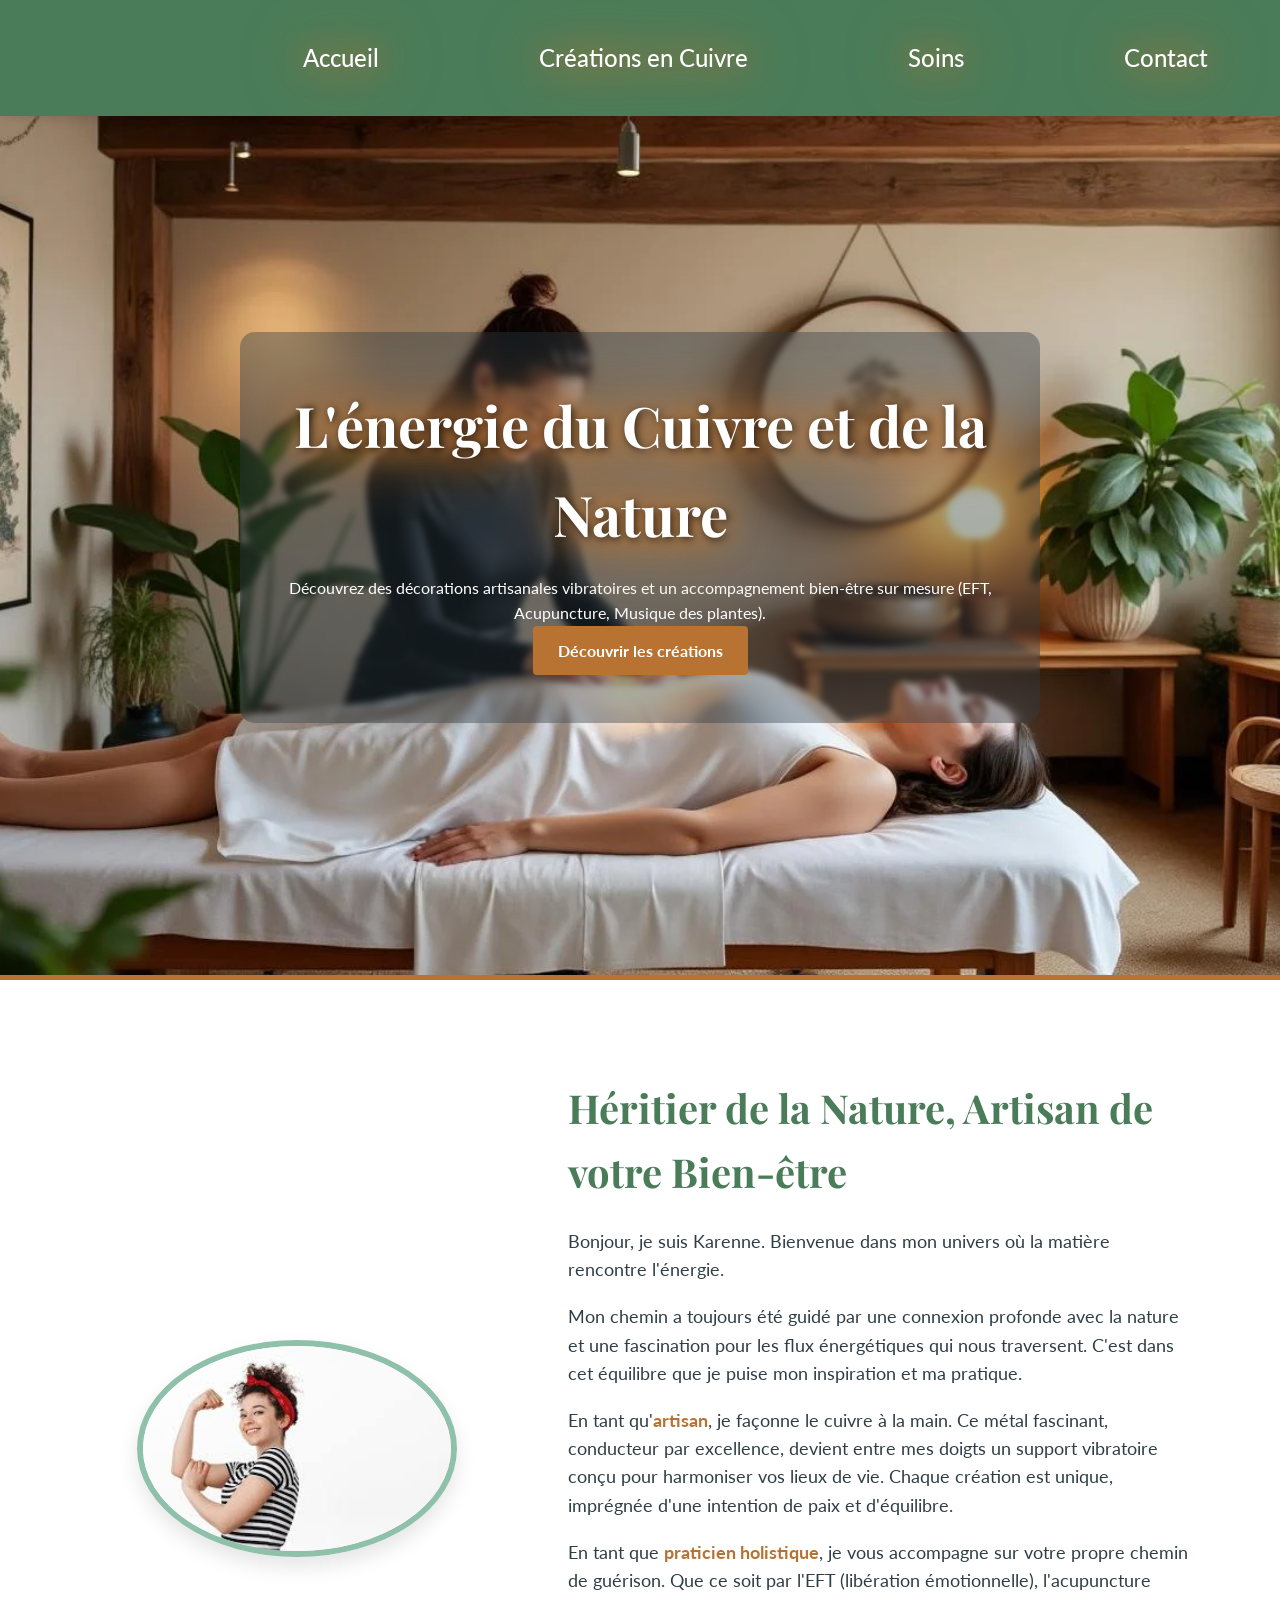
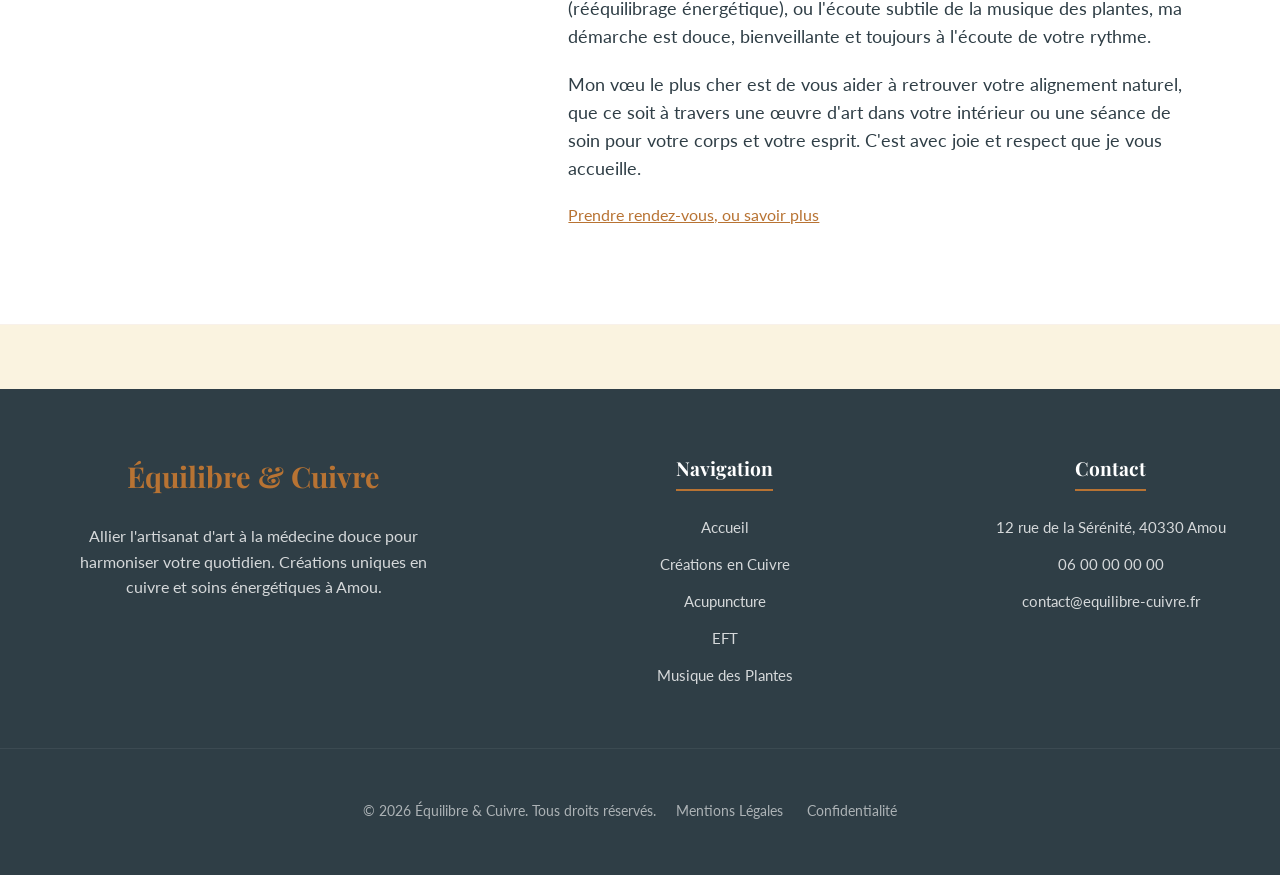
<file: index.html>
<!DOCTYPE html>
<html lang="fr">
<head>
    <meta charset="UTF-8">
    <meta name="viewport" content="width=device-width, initial-scale=1.0">
    <title>Équilibre & Cuivre | Artisanat et Soins Holistiques</title>
    
    <link href="https://fonts.googleapis.com/css2?family=Lato:wght@400;700&family=Playfair+Display:wght@400;700&display=swap" rel="stylesheet">
    
    <link rel="stylesheet" href="css/variable.css">
    <link rel="stylesheet" href="css/index.css">
    <link rel="stylesheet" href="css/header.css">
    <link rel="stylesheet" href="css/footer.css">
</head>
<body>
<header>
    <nav class="nav-container">
        <div class="logo">
            <img src="images/logo-transparent.png" alt="Équilibre & Cuivre Logo">
        </div>

        <input type="checkbox" id="menu-toggle" class="menu-checkbox">
        <label for="menu-toggle" class="menu-burger">
            <span></span>
            <span></span>
            <span></span>
        </label>

        <ul class="nav-links">
            <li><a href="index.html">Accueil</a></li>
            <li><a href="html/creations.html">Créations en Cuivre</a></li>
            <li class="dropdown">
                <a href="#" class="dropbtn">Soins</a>
                <ul class="dropdown-content">
                    <li><a href="html/eft.html">EFT</a></li>
                    <li><a href="html/acuponcture.html">Acupuncture</a></li>
                    <li><a href="html/musique-plante.html">Musique des plantes</a></li>
                </ul>
            </li>
            <li><a href="html/contact.html">Contact</a></li>
        </ul>
    </nav>
</header>
    <main>
        <section class="accueil">
    
    <div class="diaporama-images">
        <img src="images/Acupuncture.webp" alt="Séance d'acupuncture bien-être" class="image-slide">
        <img src="images/eft.jpg" alt="Pratique de l'EFT" class="image-slide">
        <img src="images/musique.jpg" alt="Musique des plantes et nature" class="image-slide">
    </div>
    
    <div class="accueil-contenu">
        <h1>L'énergie du Cuivre et de la Nature</h1>
        <p>Découvrez des décorations artisanales vibratoires et un accompagnement bien-être sur mesure (EFT, Acupuncture, Musique des plantes).</p>
        <a href="html/creations.html" class="bouton">Découvrir les créations</a>
    </div>
</section>

       <section class="presentation-particulier">
    <div class="container-presentation">
        
        <div class="presentation-image">
            <img src="images/createur.jpg" alt="Portrait du créateur et praticien" class="photo-profil">
        </div>

        <div class="presentation-texte">
            <h2>Héritier de la Nature, Artisan de votre Bien-être</h2>
            
            <p class="introduction">Bonjour, je suis Karenne. Bienvenue dans mon univers où la matière rencontre l'énergie.</p>
            
            <p>Mon chemin a toujours été guidé par une connexion profonde avec la nature et une fascination pour les flux énergétiques qui nous traversent. C'est dans cet équilibre que je puise mon inspiration et ma pratique.</p>
            
            <p>En tant qu'<strong>artisan</strong>, je façonne le cuivre à la main. Ce métal fascinant, conducteur par excellence, devient entre mes doigts un support vibratoire conçu pour harmoniser vos lieux de vie. Chaque création est unique, imprégnée d'une intention de paix et d'équilibre.</p>
            
            <p>En tant que <strong>praticien holistique</strong>, je vous accompagne sur votre propre chemin de guérison. Que ce soit par l'EFT (libération émotionnelle), l'acupuncture (rééquilibrage énergétique), ou l'écoute subtile de la musique des plantes, ma démarche est douce, bienveillante et toujours à l'écoute de votre rythme.</p>
            
            <p class="conclusion">Mon vœu le plus cher est de vous aider à retrouver votre alignement naturel, que ce soit à travers une œuvre d'art dans votre intérieur ou une séance de soin pour votre corps et votre esprit. C'est avec joie et respect que je vous accueille.</p>
            
            <a href="html/contact.html" class="bouton-secondaire">Prendre rendez-vous, ou savoir plus</a>
        </div>

    </div>
</section>
    </main>

    <footer class="pied-de-page">
    <div class="conteneur">
        <div class="grille-footer">
            <div class="colonne-footer">
                <h3 class="logo-footer">Équilibre & Cuivre</h3>
                <p class="description-footer">
                    Allier l'artisanat d'art à la médecine douce pour harmoniser votre quotidien. Créations uniques en cuivre et soins énergétiques à Amou.
                </p>
            </div>

            <!-- Colonne 2 : Navigation Rapide -->
            <div class="colonne-footer">
                <h4>Navigation</h4>
                <ul class="liens-footer">
                    <li><a href="index.html">Accueil</a></li>
                    <li><a href="creations.html">Créations en Cuivre</a></li>
                    <li><a href="acupuncture.html">Acupuncture</a></li>
                    <li><a href="eft.html">EFT</a></li>
                    <li><a href="musique-plantes.html">Musique des Plantes</a></li>
                </ul>
            </div>

            <!-- Colonne 3 : Contact & Localisation -->
            <div class="colonne-footer">
                <h4>Contact</h4>
                <ul class="infos-footer">
                    <li>12 rue de la Sérénité, 40330 Amou</li>
                    <li>06 00 00 00 00</li>
                    <li>contact@equilibre-cuivre.fr</li>
                </ul>
            </div>

        </div>

        <!-- Barre de copyright et mentions -->
        <div class="barre-bas">
            <p>&copy; 2026 Équilibre & Cuivre. Tous droits réservés.</p>
            <ul class="mentions-legales">
                <li><a href="mentions-legales.html">Mentions Légales</a></li>
                <li><a href="confidentialite.html">Confidentialité</a></li>
            </ul>
        </div>
    </div>
</footer>
</body>
</html>
</file>
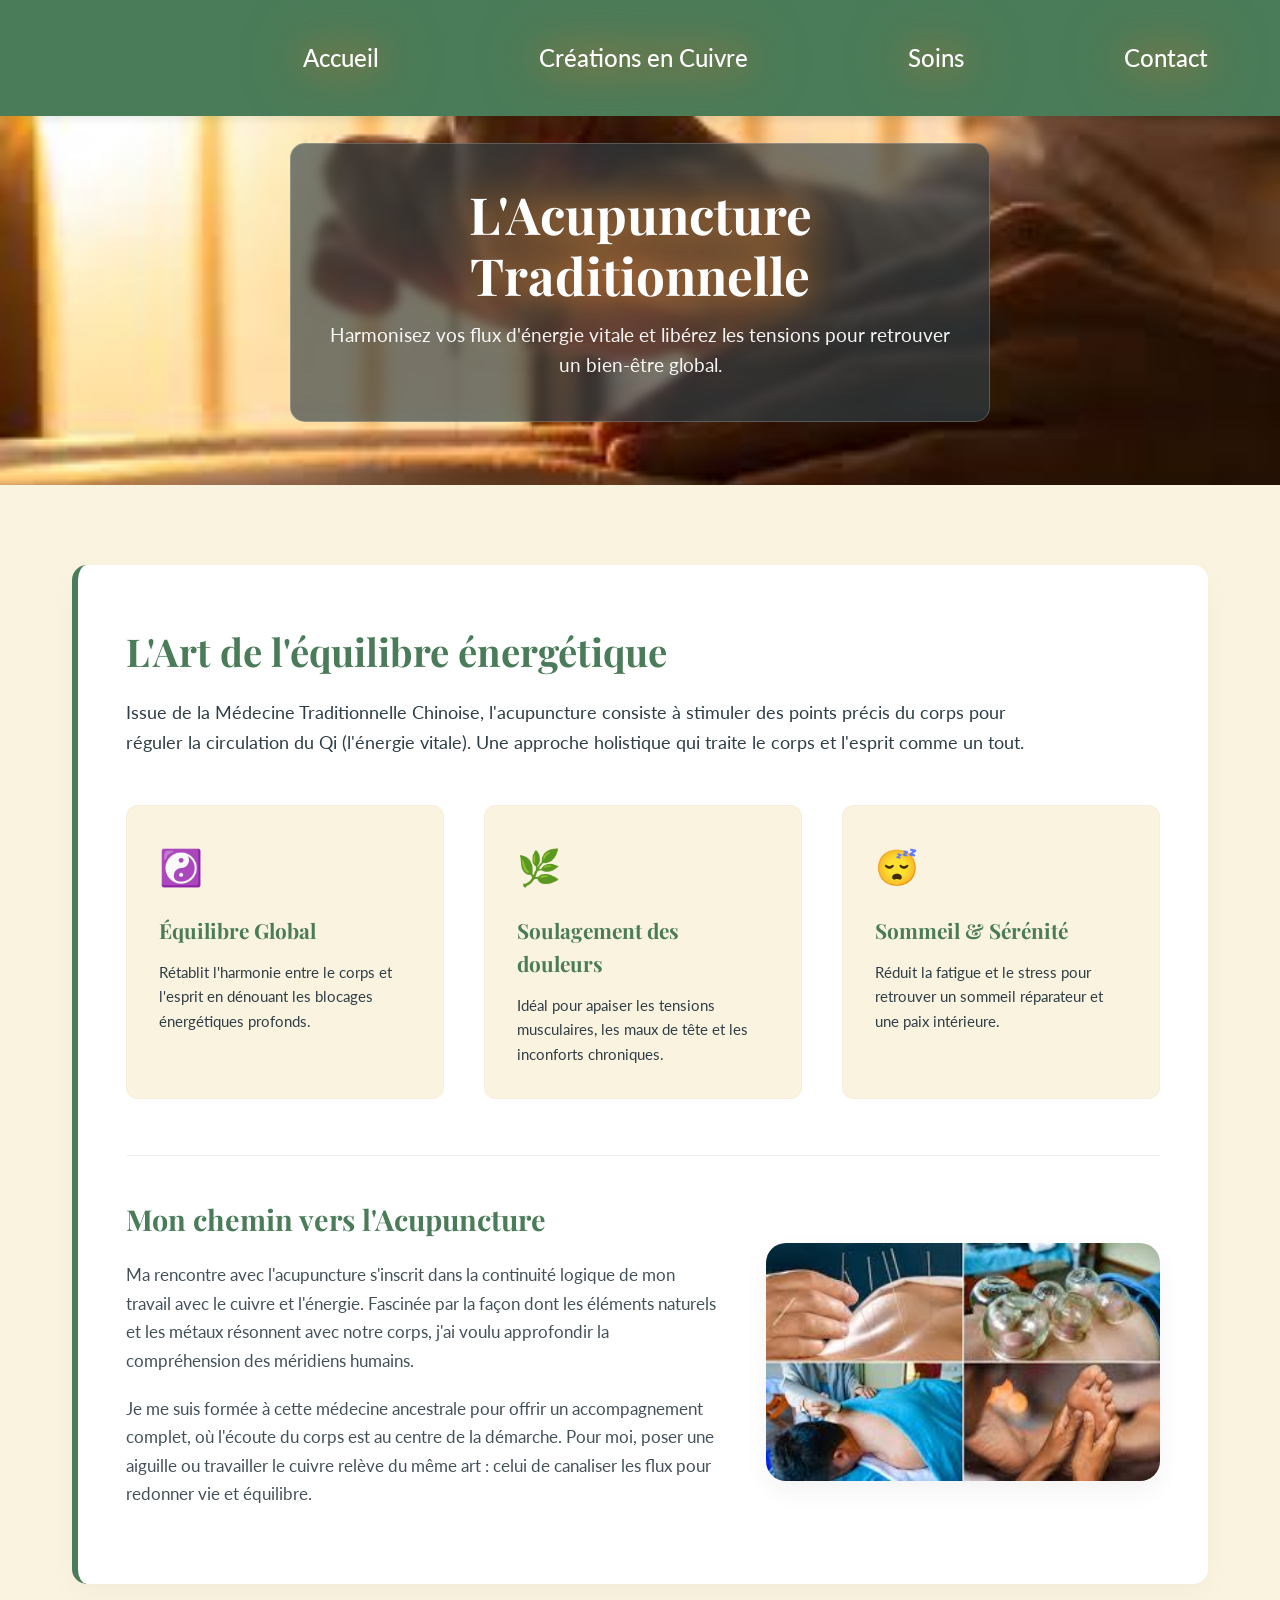
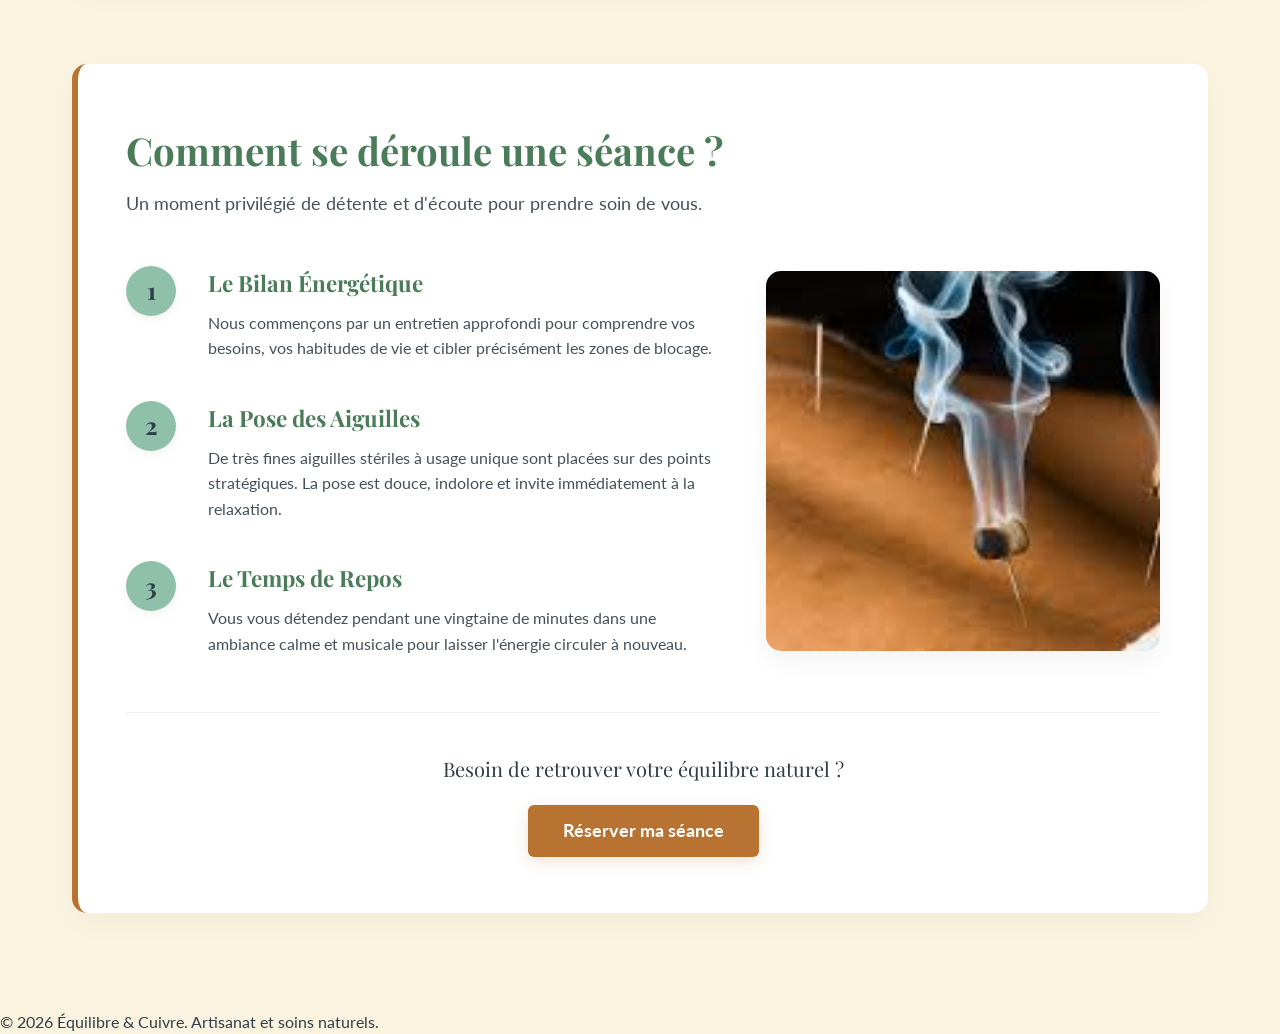
<file: html/acuponcture.html>
<!DOCTYPE html>
<html lang="fr">
<head>
    <meta charset="UTF-8">
    <meta name="viewport" content="width=device-width, initial-scale=1.0">
    <title>Équilibre & Cuivre | Artisanat et Soins Holistiques</title>
    
    <link href="https://fonts.googleapis.com/css2?family=Lato:wght@400;700&family=Playfair+Display:wght@400;700&display=swap" rel="stylesheet">
    
    <link rel="stylesheet" href="../css/variable.css">
    <link rel="stylesheet" href="../css/header.css">
    <link rel="stylesheet" href="../css/acuponcture.css">
</head>
<body>
<header>
    <nav class="nav-container">
        <div class="logo">
            <img src="../images/logo-transparent.png" alt="Équilibre & Cuivre Logo">
        </div>

        <input type="checkbox" id="menu-toggle" class="menu-checkbox">
        <label for="menu-toggle" class="menu-burger">
            <span></span>
            <span></span>
            <span></span>
        </label>

        <ul class="nav-links">
            <li><a href="../index.html">Accueil</a></li>
            <li><a href="../html/creations.html">Créations en Cuivre</a></li>
            <li class="dropdown">
                <a href="#" class="dropbtn">Soins</a>
                <ul class="dropdown-content">
                    <li><a href="../html/eft.html">EFT</a></li>
                    <li><a href="../html/acupuncture.html">Acuponcture</a></li>
                    <li><a href="../html/musique-plante.html">Musique des plantes</a></li>
                </ul>
            </li>
            <li><a href="../html/contact.html">Contact</a></li>
        </ul>
    </nav>
</header>
<main>
        <section class="en-tete-acup">
            <div class="voile-accueil">
                <h1>L'Acupuncture Traditionnelle</h1>
                <p>Harmonisez vos flux d'énergie vitale et libérez les tensions pour retrouver un bien-être global.</p>
            </div>
        </section>

        <section class="section-definition">
            <div class="conteneur">
                <div class="boite-definition">
                    <h2>L'Art de l'équilibre énergétique</h2>
                    <p class="texte-introduction">
                        Issue de la Médecine Traditionnelle Chinoise, l'acupuncture consiste à stimuler des points précis du corps pour réguler la circulation du Qi (l'énergie vitale). Une approche holistique qui traite le corps et l'esprit comme un tout.
                    </p>
                    
                    <div class="grille-bienfaits">
                        <div class="point-bienfait">
                            <div class="icone-bienfait">☯️</div>
                            <h4>Équilibre Global</h4>
                            <p>Rétablit l'harmonie entre le corps et l'esprit en dénouant les blocages énergétiques profonds.</p>
                        </div>

                        <div class="point-bienfait">
                            <div class="icone-bienfait">🌿</div>
                            <h4>Soulagement des douleurs</h4>
                            <p>Idéal pour apaiser les tensions musculaires, les maux de tête et les inconforts chroniques.</p>
                        </div>

                        <div class="point-bienfait">
                            <div class="icone-bienfait">😴</div>
                            <h4>Sommeil & Sérénité</h4>
                            <p>Réduit la fatigue et le stress pour retrouver un sommeil réparateur et une paix intérieure.</p>
                        </div>
                    </div>

                    <div class="mon-histoire-acup">
                        <div class="histoire-texte">
                            <h3>Mon chemin vers l'Acupuncture</h3>
                            <p>
                                Ma rencontre avec l'acupuncture s'inscrit dans la continuité logique de mon travail avec le cuivre et l'énergie. Fascinée par la façon dont les éléments naturels et les métaux résonnent avec notre corps, j'ai voulu approfondir la compréhension des méridiens humains.
                            </p>
                            <p>
                                Je me suis formée à cette médecine ancestrale pour offrir un accompagnement complet, où l'écoute du corps est au centre de la démarche. Pour moi, poser une aiguille ou travailler le cuivre relève du même art : celui de canaliser les flux pour redonner vie et équilibre.
                            </p>
                        </div>
                        <div class="histoire-image">
                            <img src="../images/pratique-acupuncture.jpg" alt="Séance d'acupuncture traditionnelle zen" class="image-arrondie">
                        </div>
                    </div>

                </div>
            </div>
        </section>

        <section class="section-deroulement">
            <div class="conteneur">
                <div class="contenu-deroulement">
                    <h2>Comment se déroule une séance ?</h2>
                    <p class="intro-deroulement">Un moment privilégié de détente et d'écoute pour prendre soin de vous.</p>
                    
                    <div class="presentation-seance">
                        <div class="etapes-seance">
                            <div class="etape">
                                <span class="numero-etape">1</span>
                                <div class="texte-etape">
                                    <h3>Le Bilan Énergétique</h3>
                                    <p>Nous commençons par un entretien approfondi pour comprendre vos besoins, vos habitudes de vie et cibler précisément les zones de blocage.</p>
                                </div>
                            </div>

                            <div class="etape">
                                <span class="numero-etape">2</span>
                                <div class="texte-etape">
                                    <h3>La Pose des Aiguilles</h3>
                                    <p>De très fines aiguilles stériles à usage unique sont placées sur des points stratégiques. La pose est douce, indolore et invite immédiatement à la relaxation.</p>
                                </div>
                            </div>

                            <div class="etape">
                                <span class="numero-etape">3</span>
                                <div class="texte-etape">
                                    <h3>Le Temps de Repos</h3>
                                    <p>Vous vous détendez pendant une vingtaine de minutes dans une ambiance calme et musicale pour laisser l'énergie circuler à nouveau.</p>
                                </div>
                            </div>
                        </div>

                        <div class="seance-image">
                            <img src="../images/cabinet-acupuncture.jpg" alt="Cabinet d'acupuncture calme et lumineux" class="image-fluide">
                        </div>
                    </div>

                    <div class="action-seance">
                        <p>Besoin de retrouver votre équilibre naturel ?</p>
                        <a href="contact.html" class="bouton-action">Réserver ma séance</a>
                    </div>
                </div>
            </div>
        </section>
    </main>
   
    <footer>
        <p>&copy; 2026 Équilibre & Cuivre. Artisanat et soins naturels.</p>
    </footer>
</body>
</html>
</file>
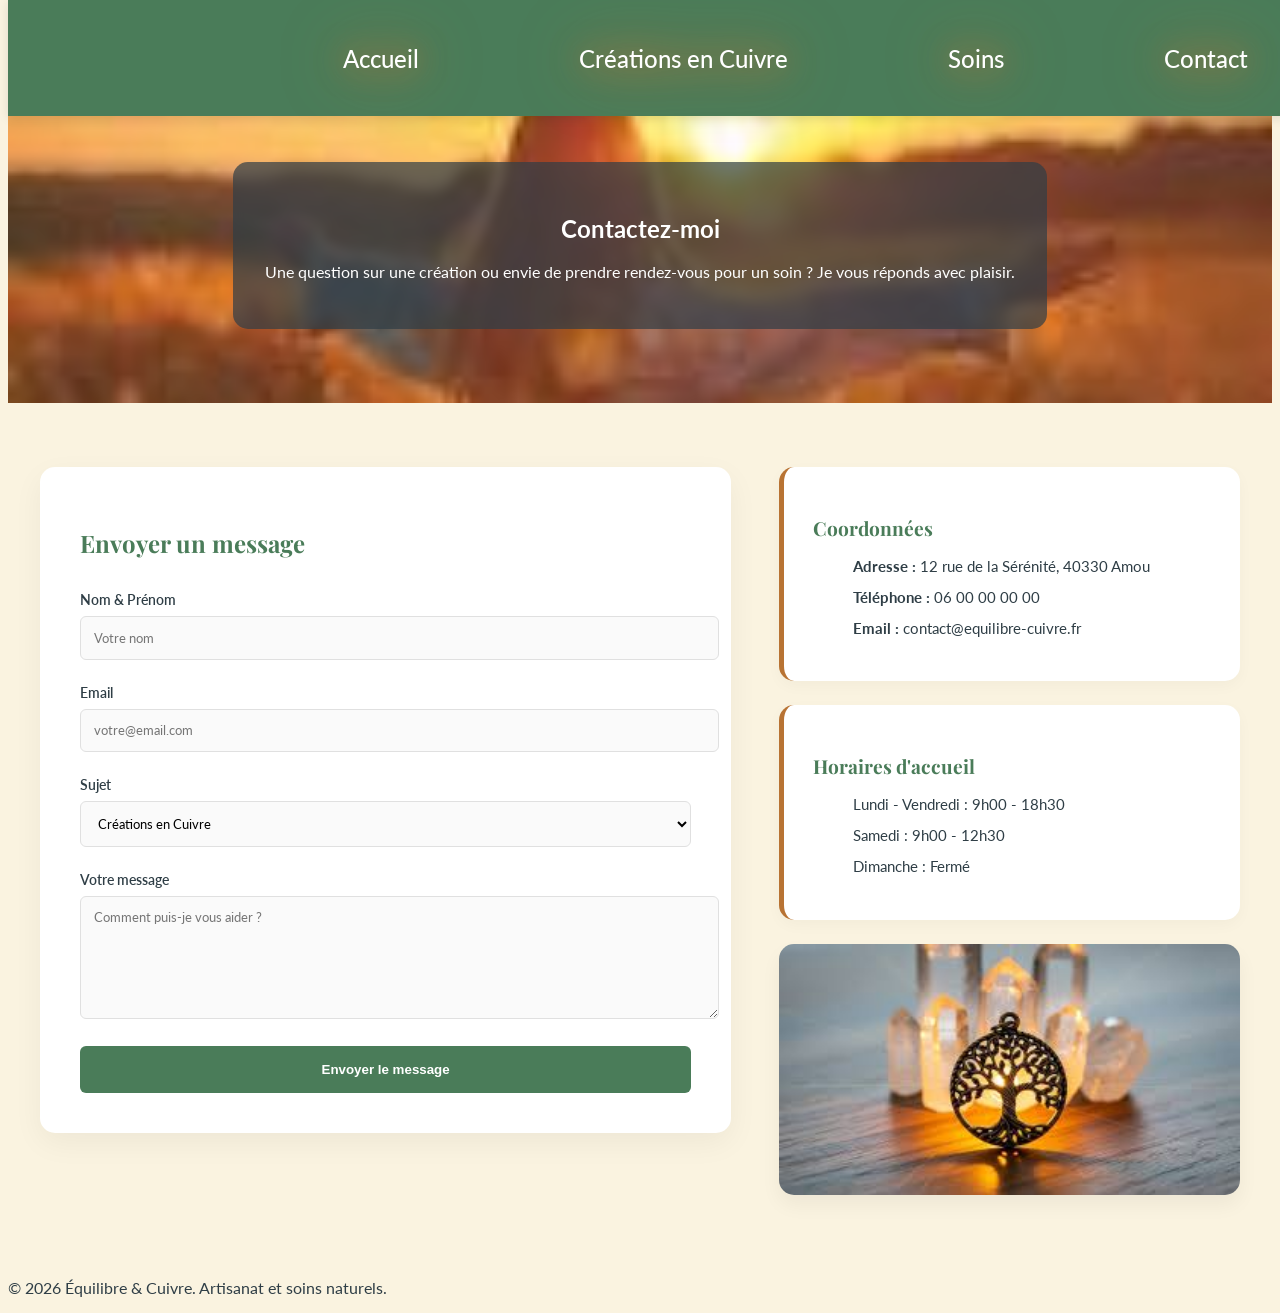
<file: html/contact.html>
<!DOCTYPE html>
<html lang="fr">
<head>
    <meta charset="UTF-8">
    <meta name="viewport" content="width=device-width, initial-scale=1.0">
    <title>Équilibre & Cuivre | Artisanat et Soins Holistiques</title>
    
    <link href="https://fonts.googleapis.com/css2?family=Lato:wght@400;700&family=Playfair+Display:wght@400;700&display=swap" rel="stylesheet">
    
    <link rel="stylesheet" href="../css/variable.css">
    <link rel="stylesheet" href="../css/contact.css">
    <link rel="stylesheet" href="../css/header.css">
</head>
<body>
<header>
    <nav class="nav-container">
        <div class="logo">
            <img src="../images/logo-transparent.png" alt="Équilibre & Cuivre Logo">
        </div>

        <input type="checkbox" id="menu-toggle" class="menu-checkbox">
        <label for="menu-toggle" class="menu-burger">
            <span></span>
            <span></span>
            <span></span>
        </label>

        <ul class="nav-links">
            <li><a href="../index.html">Accueil</a></li>
            <li><a href="../html/creations.html">Créations en Cuivre</a></li>
            <li class="dropdown">
                <a href="#" class="dropbtn">Soins</a>
                <ul class="dropdown-content">
                    <li><a href="../html/eft.html">EFT</a></li>
                    <li><a href="../html/acuponcture.html">Acupuncture</a></li>
                    <li><a href="../html/musique-plante.html">Musique des plantes</a></li>
                </ul>
            </li>
            <li><a href="../html/contact.html">Contact</a></li>
        </ul>
    </nav>
</header>
   <main>
        <!-- En-tête de la page -->
        <section class="en-tete-contact">
            <div class="voile-accueil">
                <h1>Contactez-moi</h1>
                <p>Une question sur une création ou envie de prendre rendez-vous pour un soin ? Je vous réponds avec plaisir.</p>
            </div>
        </section>

        <section class="section-contact">
            <div class="conteneur">
                <div class="grille-contact">
                    
                    <!-- Formulaire de contact -->
                    <div class="bloc-formulaire">
                        <h2>Envoyer un message</h2>
                        <form action="#" method="post" class="formulaire">
                            <div class="groupe-input">
                                <label for="nom">Nom & Prénom</label>
                                <input type="text" id="nom" name="nom" placeholder="Votre nom" required>
                            </div>
                            
                            <div class="groupe-input">
                                <label for="email">Email</label>
                                <input type="email" id="email" name="email" placeholder="votre@email.com" required>
                            </div>

                            <div class="groupe-input">
                                <label for="sujet">Sujet</label>
                                <select id="sujet" name="sujet">
                                    <option value="creation">Créations en Cuivre</option>
                                    <option value="soin">Séance de soin (EFT, Acupuncture...)</option>
                                    <option value="musique">Musique des Plantes</option>
                                    <option value="autre">Autre demande</option>
                                </select>
                            </div>

                            <div class="groupe-input">
                                <label for="message">Votre message</label>
                                <textarea id="message" name="message" rows="6" placeholder="Comment puis-je vous aider ?" required></textarea>
                            </div>

                            <button type="submit" class="bouton-envoyer">Envoyer le message</button>
                        </form>
                    </div>

                    <!-- Informations latérales -->
                    <div class="infos-laterales">
                        <div class="carte-info">
                            <h3>Coordonnées</h3>
                            <ul class="liste-infos">
                                <li><strong>Adresse :</strong> 12 rue de la Sérénité, 40330 Amou</li>
                                <li><strong>Téléphone :</strong> 06 00 00 00 00</li>
                                <li><strong>Email :</strong> contact@equilibre-cuivre.fr</li>
                            </ul>
                        </div>

                        <div class="carte-info">
                            <h3>Horaires d'accueil</h3>
                            <ul class="liste-infos">
                                <li>Lundi - Vendredi : 9h00 - 18h30</li>
                                <li>Samedi : 9h00 - 12h30</li>
                                <li>Dimanche : Fermé</li>
                            </ul>
                        </div>

                        <div class="image-contact">
                            <img src="../images/atelier-contact.jpg" alt="L'atelier Équilibre et Cuivre" class="img-zoom">
                        </div>
                    </div>

                </div>
            </div>
        </section>
    </main> 

    <footer>
        <p>&copy; 2026 Équilibre & Cuivre. Artisanat et soins naturels.</p>
    </footer>
</body>
</html>
</file>
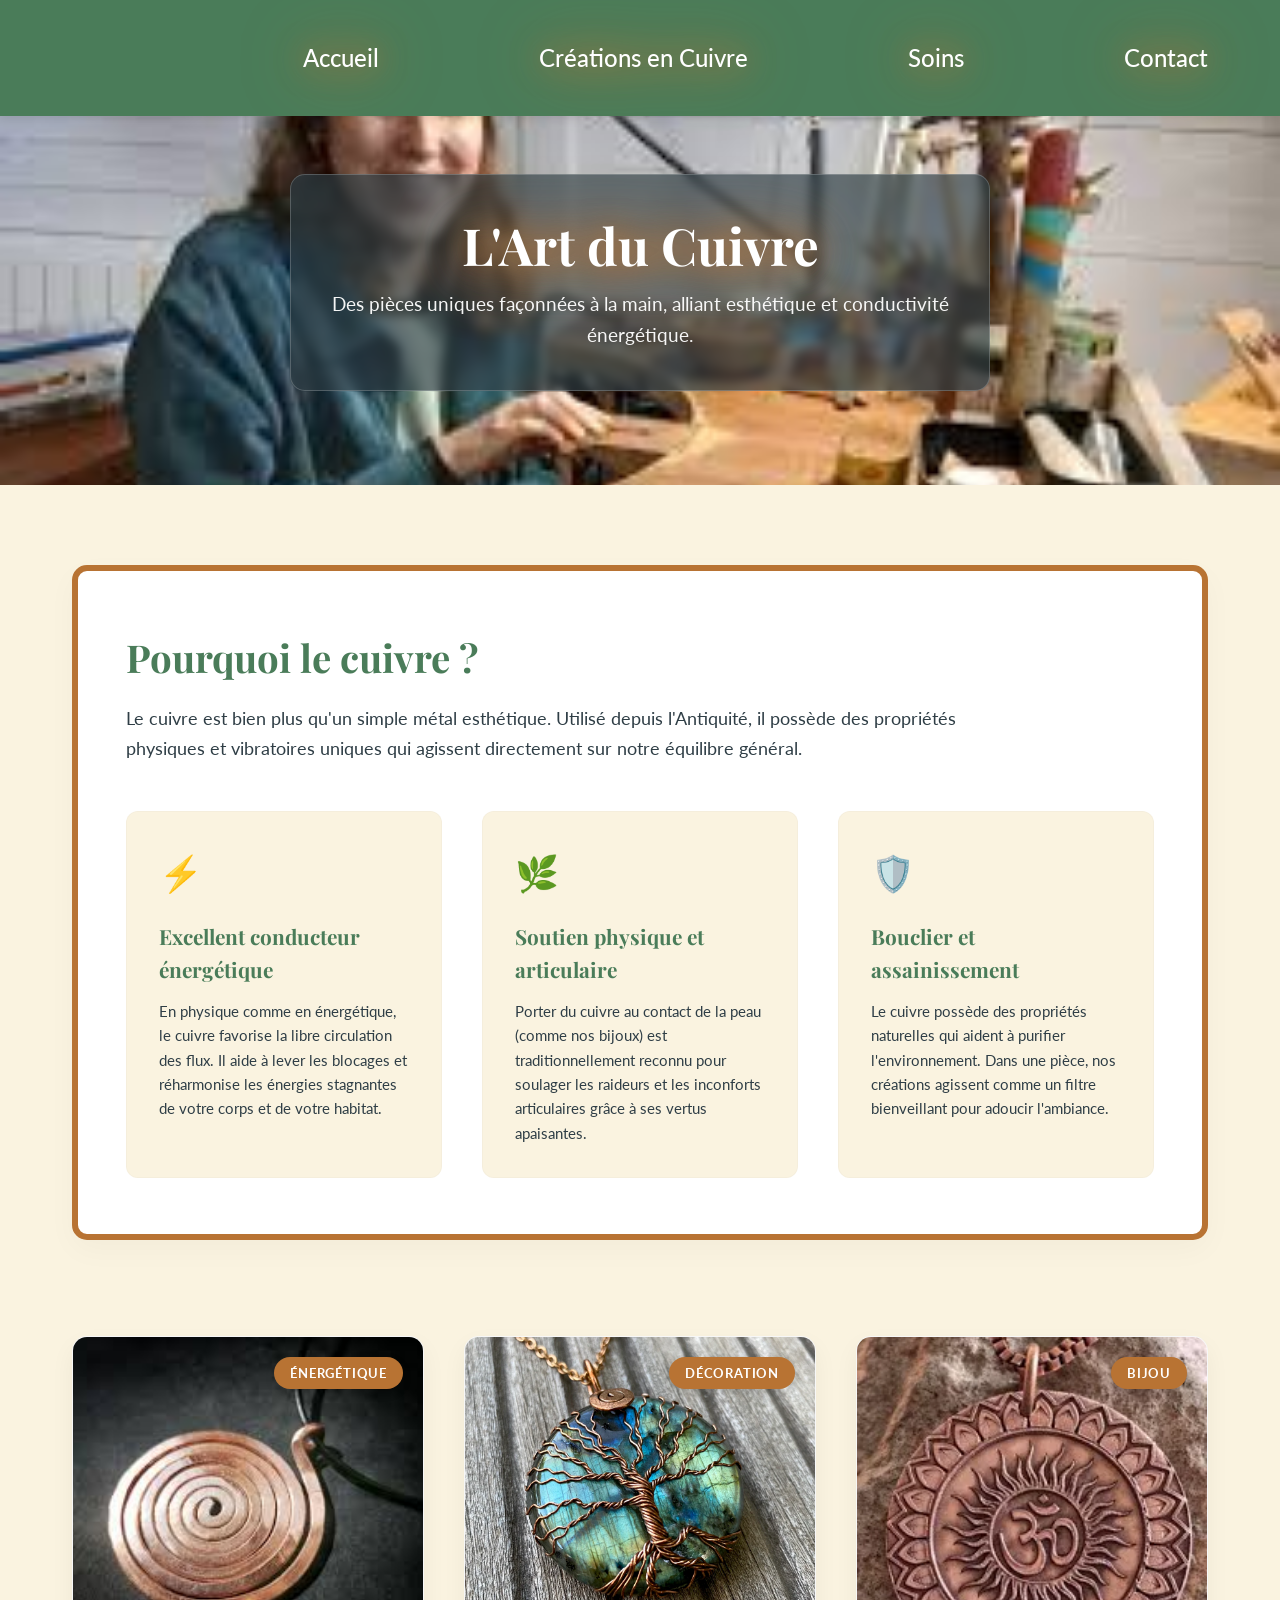
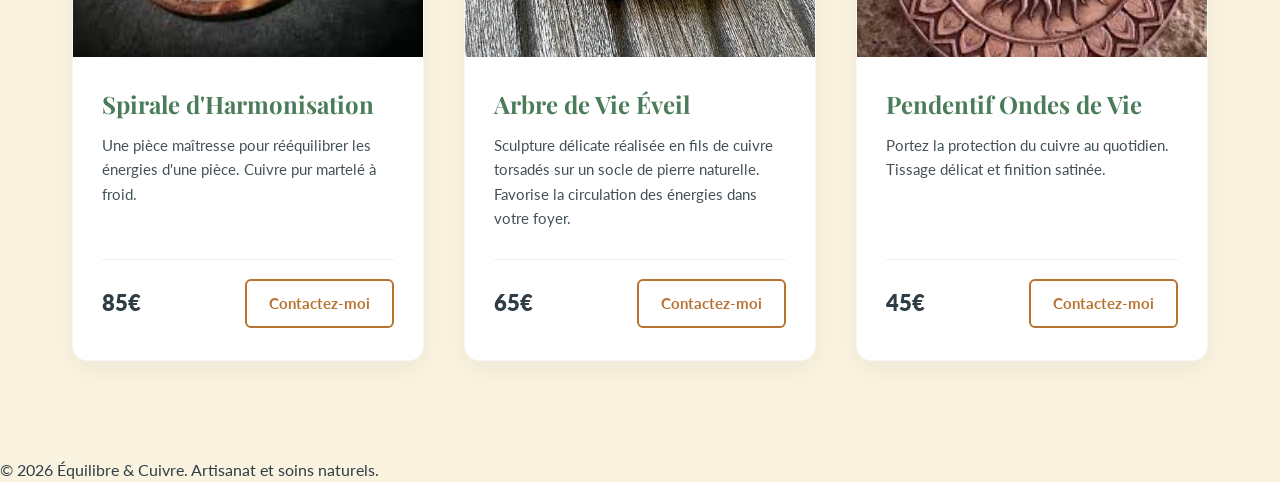
<file: html/creations.html>
<!DOCTYPE html>
<html lang="fr">
<head>
    <meta charset="UTF-8">
    <meta name="viewport" content="width=device-width, initial-scale=1.0">
    <title>Équilibre & Cuivre | Artisanat et Soins Holistiques</title>
    
    <link href="https://fonts.googleapis.com/css2?family=Lato:wght@400;700&family=Playfair+Display:wght@400;700&display=swap" rel="stylesheet">
    
    <link rel="stylesheet" href="../css/variable.css">
    <link rel="stylesheet" href="../css/creation.css">
    <link rel="stylesheet" href="../css/header.css">
</head>
<body>
<header>
    <nav class="nav-container">
        <div class="logo">
            <img src="../images/logo-transparent.png" alt="Équilibre & Cuivre Logo">
        </div>

        <input type="checkbox" id="menu-toggle" class="menu-checkbox">
        <label for="menu-toggle" class="menu-burger">
            <span></span>
            <span></span>
            <span></span>
        </label>

        <ul class="nav-links">
            <li><a href="../index.html">Accueil</a></li>
            <li><a href="html/creations.html">Créations en Cuivre</a></li>
            <li class="dropdown">
                <a href="#" class="dropbtn">Soins</a>
                <ul class="dropdown-content">
                    <li><a href="../html/eft.html">EFT</a></li>
                    <li><a href="../html/acuponcture.html">Acupuncture</a></li>
                    <li><a href="../html/musique-plante.html">Musique des plantes</a></li>
                </ul>
            </li>
            <li><a href="../html/contact.html">Contact</a></li>
        </ul>
    </nav>
</header>
    <main>
        <section class="en-tete-creations">
            <div class="voile-accueil">
                <h1>L'Art du Cuivre</h1>
                <p>Des pièces uniques façonnées à la main, alliant esthétique et conductivité énergétique.</p>
            </div>
        </section>
        <section class="section-explication">
    <div class="conteneur">
        <div class="boite-explication">
            <h2>Pourquoi le cuivre ?</h2>
            <p class="texte-introduction">
                Le cuivre est bien plus qu'un simple métal esthétique. Utilisé depuis l'Antiquité, il possède des propriétés physiques et vibratoires uniques qui agissent directement sur notre équilibre général.
            </p>
            
            <div class="grille-bienfaits">
                <div class="point-bienfait">
                    <div class="icone-bienfait">⚡</div>
                    <h4>Excellent conducteur énergétique</h4>
                    <p>En physique comme en énergétique, le cuivre favorise la libre circulation des flux. Il aide à lever les blocages et réharmonise les énergies stagnantes de votre corps et de votre habitat.</p>
                </div>

                <div class="point-bienfait">
                    <div class="icone-bienfait">🌿</div>
                    <h4>Soutien physique et articulaire</h4>
                    <p>Porter du cuivre au contact de la peau (comme nos bijoux) est traditionnellement reconnu pour soulager les raideurs et les inconforts articulaires grâce à ses vertus apaisantes.</p>
                </div>

                <div class="point-bienfait">
                    <div class="icone-bienfait">🛡️</div>
                    <h4>Bouclier et assainissement</h4>
                    <p>Le cuivre possède des propriétés naturelles qui aident à purifier l'environnement. Dans une pièce, nos créations agissent comme un filtre bienveillant pour adoucir l'ambiance.</p>
                </div>
            </div>
        </div>
    </div>
</section>

        <section class="section-galerie">
            <div class="conteneur">
                <div class="grille-creations">
                    
                    <article class="carte-creation">
                        <div class="image-creation">
                            <img src="../images/spirale-cuivre.jpg" alt="Spirale d'harmonisation">
                            <span class="etiquette">Énergétique</span>
                        </div>
                        <div class="infos-creation">
                            <h3>Spirale d'Harmonisation</h3>
                            <p>Une pièce maîtresse pour rééquilibrer les énergies d'une pièce. Cuivre pur martelé à froid.</p>
                            <div class="pied-de-carte">
                                <span class="prix">85€</span>
                                <a href="contact.html" class="bouton-achat">Contactez-moi</a>
                            </div>
                        </div>
                    </article>
                    <article class="carte-creation">
    <div class="image-creation">
        <img src="../images/pendentif.webp" alt="Arbre de vie en fils de cuivre">
        <span class="etiquette">Décoration</span>
    </div>
    <div class="infos-creation">
        <h3>Arbre de Vie Éveil</h3>
        <p>Sculpture délicate réalisée en fils de cuivre torsadés sur un socle de pierre naturelle. Favorise la circulation des énergies dans votre foyer.</p>
        <div class="pied-de-carte">
            <span class="prix">65€</span>
            <a href="contact.html" class="bouton-achat">Contactez-moi</a>
        </div>
    </div>
</article>

                    <article class="carte-creation">
                        <div class="image-creation">
                            <img src="../images/collier.webp" alt="Pendentif en cuivre">
                            <span class="etiquette">Bijou</span>
                        </div>
                        <div class="infos-creation">
                            <h3>Pendentif Ondes de Vie</h3>
                            <p>Portez la protection du cuivre au quotidien. Tissage délicat et finition satinée.</p>
                            <div class="pied-de-carte">
                                <span class="prix">45€</span>
                                <a href="contact.html" class="bouton-achat">Contactez-moi</a>
                            </div>
                        </div>
                    </article>

                    </div>
            </div>
        </section>
    </main>

    <footer>
        <p>&copy; 2026 Équilibre & Cuivre. Artisanat et soins naturels.</p>
    </footer>
</body>
</html>
</file>
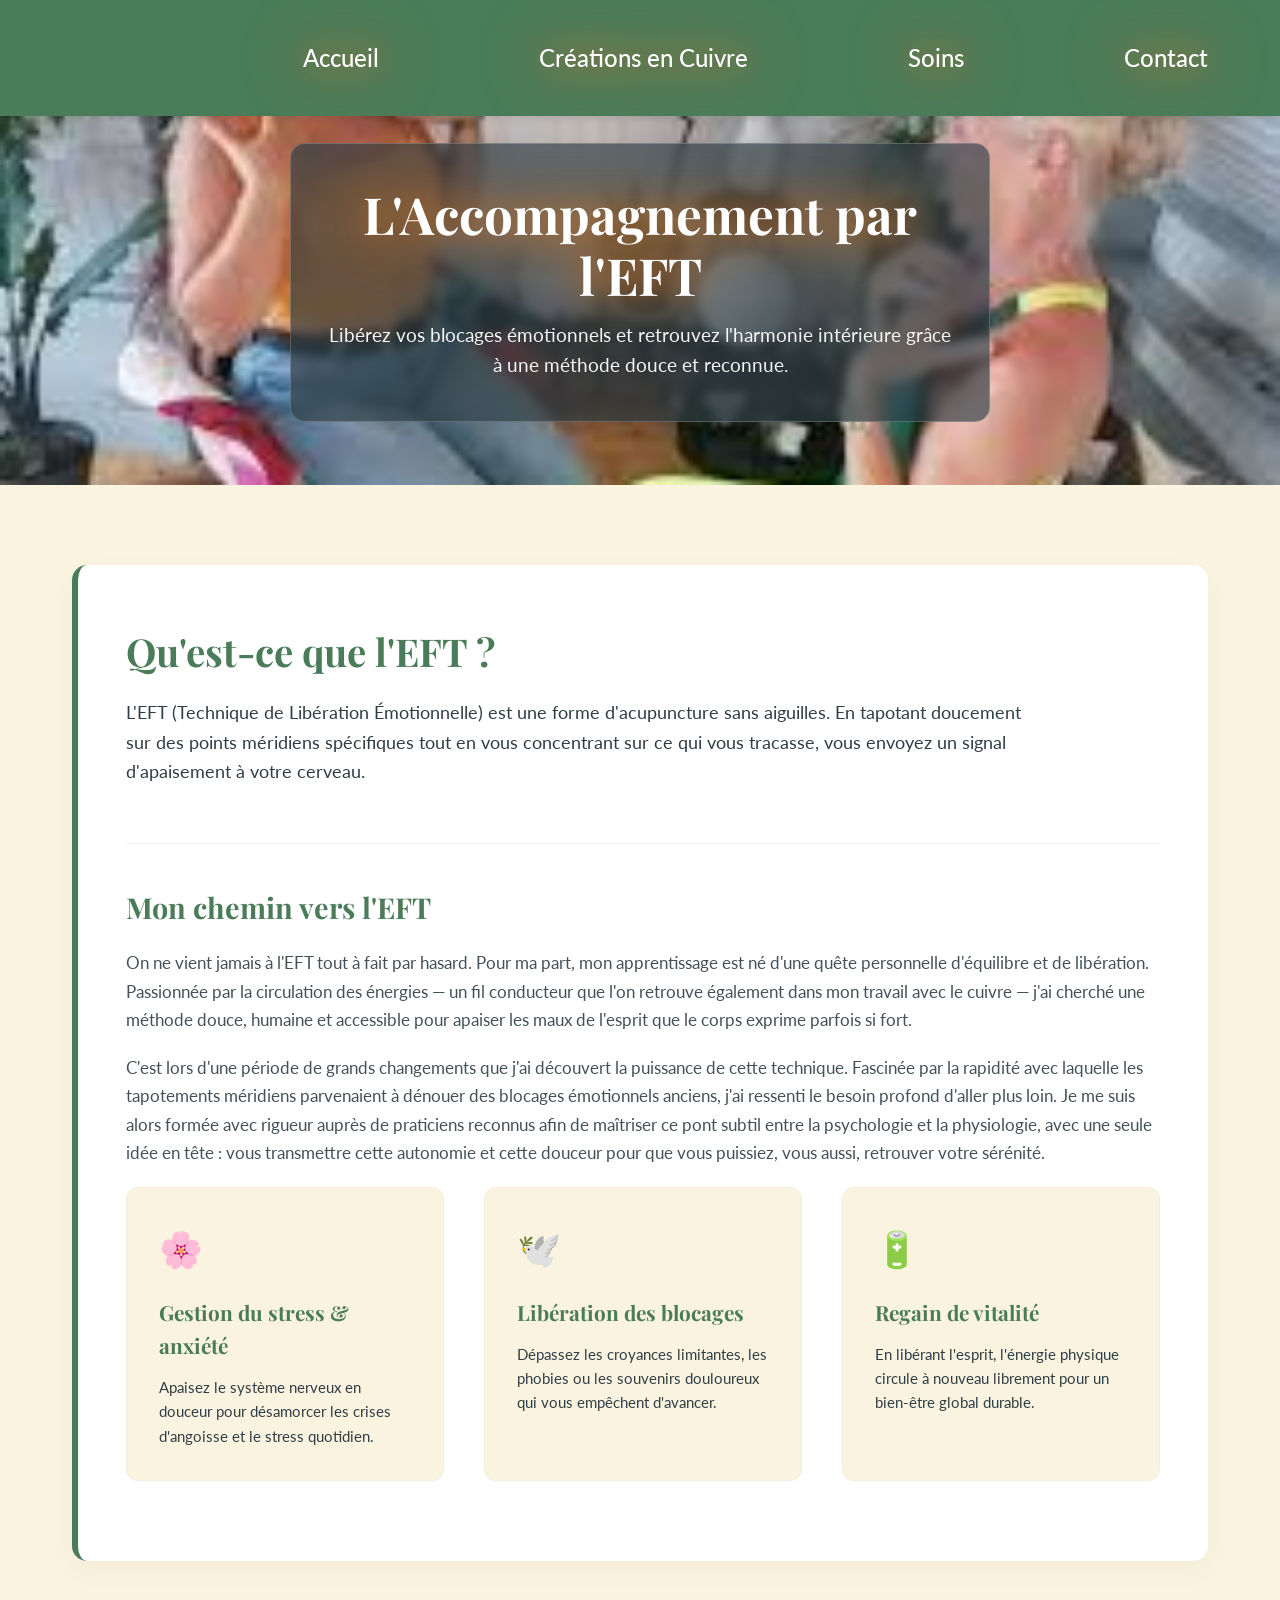
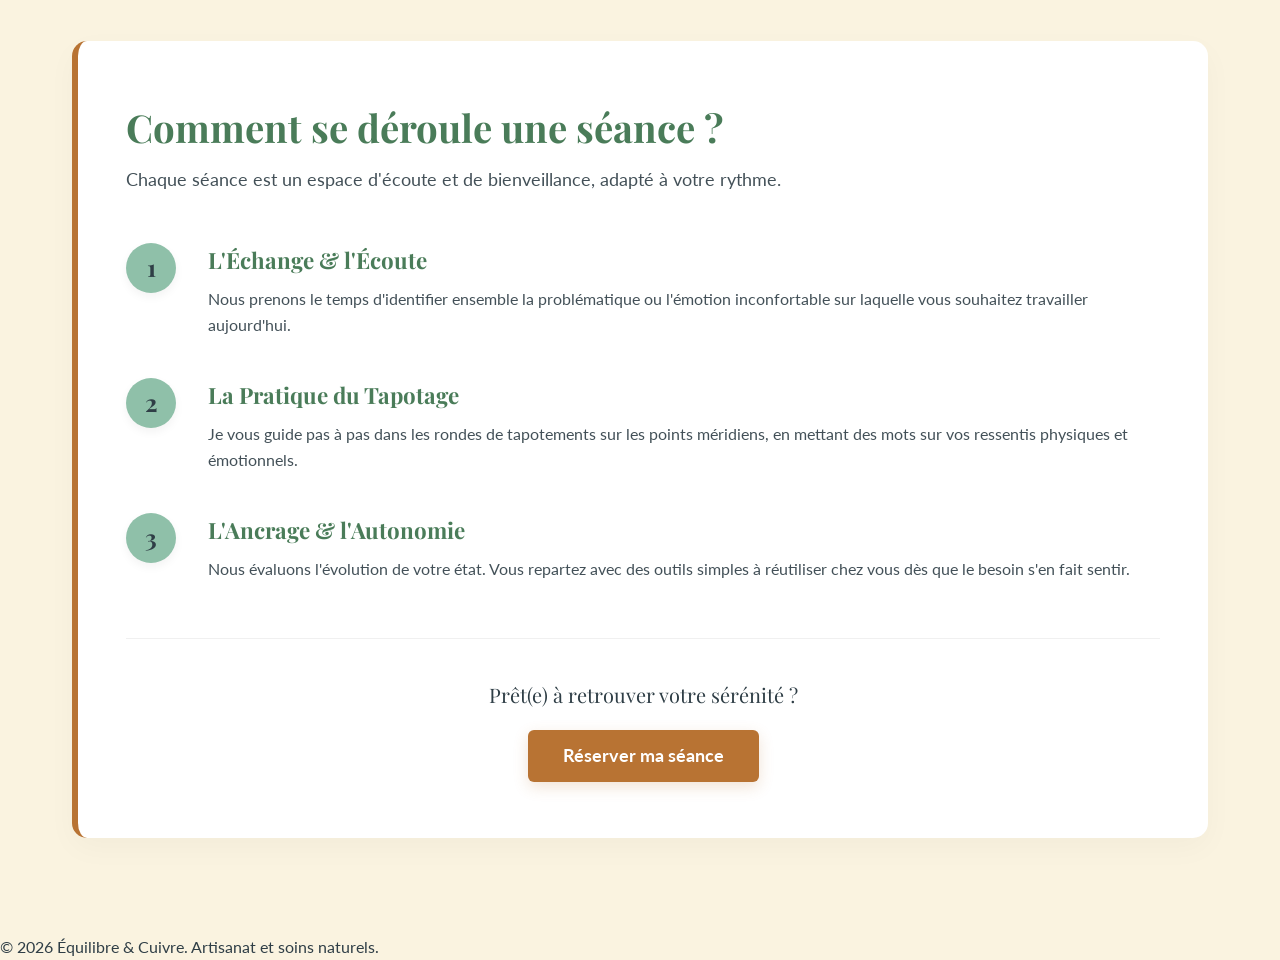
<file: html/eft.html>
<!DOCTYPE html>
<html lang="fr">
<head>
    <meta charset="UTF-8">
    <meta name="viewport" content="width=device-width, initial-scale=1.0">
    <title>Équilibre & Cuivre | Artisanat et Soins Holistiques</title>
    
    <link href="https://fonts.googleapis.com/css2?family=Lato:wght@400;700&family=Playfair+Display:wght@400;700&display=swap" rel="stylesheet">
    
    <link rel="stylesheet" href="../css/variable.css">
    <link rel="stylesheet" href="../css/header.css">
    <link rel="stylesheet" href="../css/eft.css">
</head>
<body>
<header>
    <nav class="nav-container">
        <div class="logo">
            <img src="../images/logo-transparent.png" alt="Équilibre & Cuivre Logo">
        </div>

        <input type="checkbox" id="menu-toggle" class="menu-checkbox">
        <label for="menu-toggle" class="menu-burger">
            <span></span>
            <span></span>
            <span></span>
        </label>

        <ul class="nav-links">
            <li><a href="../index.html">Accueil</a></li>
            <li><a href="../html/creations.html">Créations en Cuivre</a></li>
            <li class="dropdown">
                <a href="#" class="dropbtn">Soins</a>
                <ul class="dropdown-content">
                    <li><a href="../html/eft.html">EFT</a></li>
                    <li><a href="../html/acuponcture.html">Acupuncture</a></li>
                    <li><a href="../html/musique-plante.html">Musique des plantes</a></li>
                </ul>
            </li>
            <li><a href="../html/contact.html">Contact</a></li>
        </ul>
    </nav>
</header>
<main>
        <section class="en-tete-eft">
            <div class="voile-accueil">
                <h1>L'Accompagnement par l'EFT</h1>
                <p>Libérez vos blocages émotionnels et retrouvez l'harmonie intérieure grâce à une méthode douce et reconnue.</p>
            </div>
        </section>

        <section class="section-definition">
            <div class="conteneur">
                <div class="boite-definition">
                    <h2>Qu'est-ce que l'EFT ?</h2>
                    <p class="texte-introduction">
                        L'EFT (Technique de Libération Émotionnelle) est une forme d'acupuncture sans aiguilles. En tapotant doucement sur des points méridiens spécifiques tout en vous concentrant sur ce qui vous tracasse, vous envoyez un signal d'apaisement à votre cerveau.
                    </p>
                    <div class="mon-histoire-eft">
    <h3>Mon chemin vers l'EFT</h3>
    <p>
        On ne vient jamais à l'EFT tout à fait par hasard. Pour ma part, mon apprentissage est né d'une quête personnelle d'équilibre et de libération. Passionnée par la circulation des énergies — un fil conducteur que l'on retrouve également dans mon travail avec le cuivre — j'ai cherché une méthode douce, humaine et accessible pour apaiser les maux de l'esprit que le corps exprime parfois si fort.
    </p>
    <p>
        C'est lors d'une période de grands changements que j'ai découvert la puissance de cette technique. Fascinée par la rapidité avec laquelle les tapotements méridiens parvenaient à dénouer des blocages émotionnels anciens, j'ai ressenti le besoin profond d'aller plus loin. Je me suis alors formée avec rigueur auprès de praticiens reconnus afin de maîtriser ce pont subtil entre la psychologie et la physiologie, avec une seule idée en tête : vous transmettre cette autonomie et cette douceur pour que vous puissiez, vous aussi, retrouver votre sérénité.
    </p>
</div>
                    
                    <div class="grille-bienfaits">
                        <div class="point-bienfait">
                            <div class="icone-bienfait">🌸</div>
                            <h4>Gestion du stress & anxiété</h4>
                            <p>Apaisez le système nerveux en douceur pour désamorcer les crises d'angoisse et le stress quotidien.</p>
                        </div>

                        <div class="point-bienfait">
                            <div class="icone-bienfait">🕊️</div>
                            <h4>Libération des blocages</h4>
                            <p>Dépassez les croyances limitantes, les phobies ou les souvenirs douloureux qui vous empêchent d'avancer.</p>
                        </div>

                        <div class="point-bienfait">
                            <div class="icone-bienfait">🔋</div>
                            <h4>Regain de vitalité</h4>
                            <p>En libérant l'esprit, l'énergie physique circule à nouveau librement pour un bien-être global durable.</p>
                        </div>
                    </div>
                </div>
            </div>
        </section>

        <section class="section-deroulement">
            <div class="conteneur">
                <div class="contenu-deroulement">
                    <h2>Comment se déroule une séance ?</h2>
                    <p class="intro-deroulement">Chaque séance est un espace d'écoute et de bienveillance, adapté à votre rythme.</p>
                    
                    <div class="etapes-seance">
                        <div class="etape">
                            <span class="numero-etape">1</span>
                            <div class="texte-etape">
                                <h3>L'Échange & l'Écoute</h3>
                                <p>Nous prenons le temps d'identifier ensemble la problématique ou l'émotion inconfortable sur laquelle vous souhaitez travailler aujourd'hui.</p>
                            </div>
                        </div>

                        <div class="etape">
                            <span class="numero-etape">2</span>
                            <div class="texte-etape">
                                <h3>La Pratique du Tapotage</h3>
                                <p>Je vous guide pas à pas dans les rondes de tapotements sur les points méridiens, en mettant des mots sur vos ressentis physiques et émotionnels.</p>
                            </div>
                        </div>

                        <div class="etape">
                            <span class="numero-etape">3</span>
                            <div class="texte-etape">
                                <h3>L'Ancrage & l'Autonomie</h3>
                                <p>Nous évaluons l'évolution de votre état. Vous repartez avec des outils simples à réutiliser chez vous dès que le besoin s'en fait sentir.</p>
                            </div>
                        </div>
                    </div>

                    <div class="action-seance">
                        <p>Prêt(e) à retrouver votre sérénité ?</p>
                        <a href="contact.html" class="bouton-action">Réserver ma séance</a>
                    </div>
                </div>
            </div>
        </section>
    </main>
   
    <footer>
        <p>&copy; 2026 Équilibre & Cuivre. Artisanat et soins naturels.</p>
    </footer>
</body>
</html>
</file>
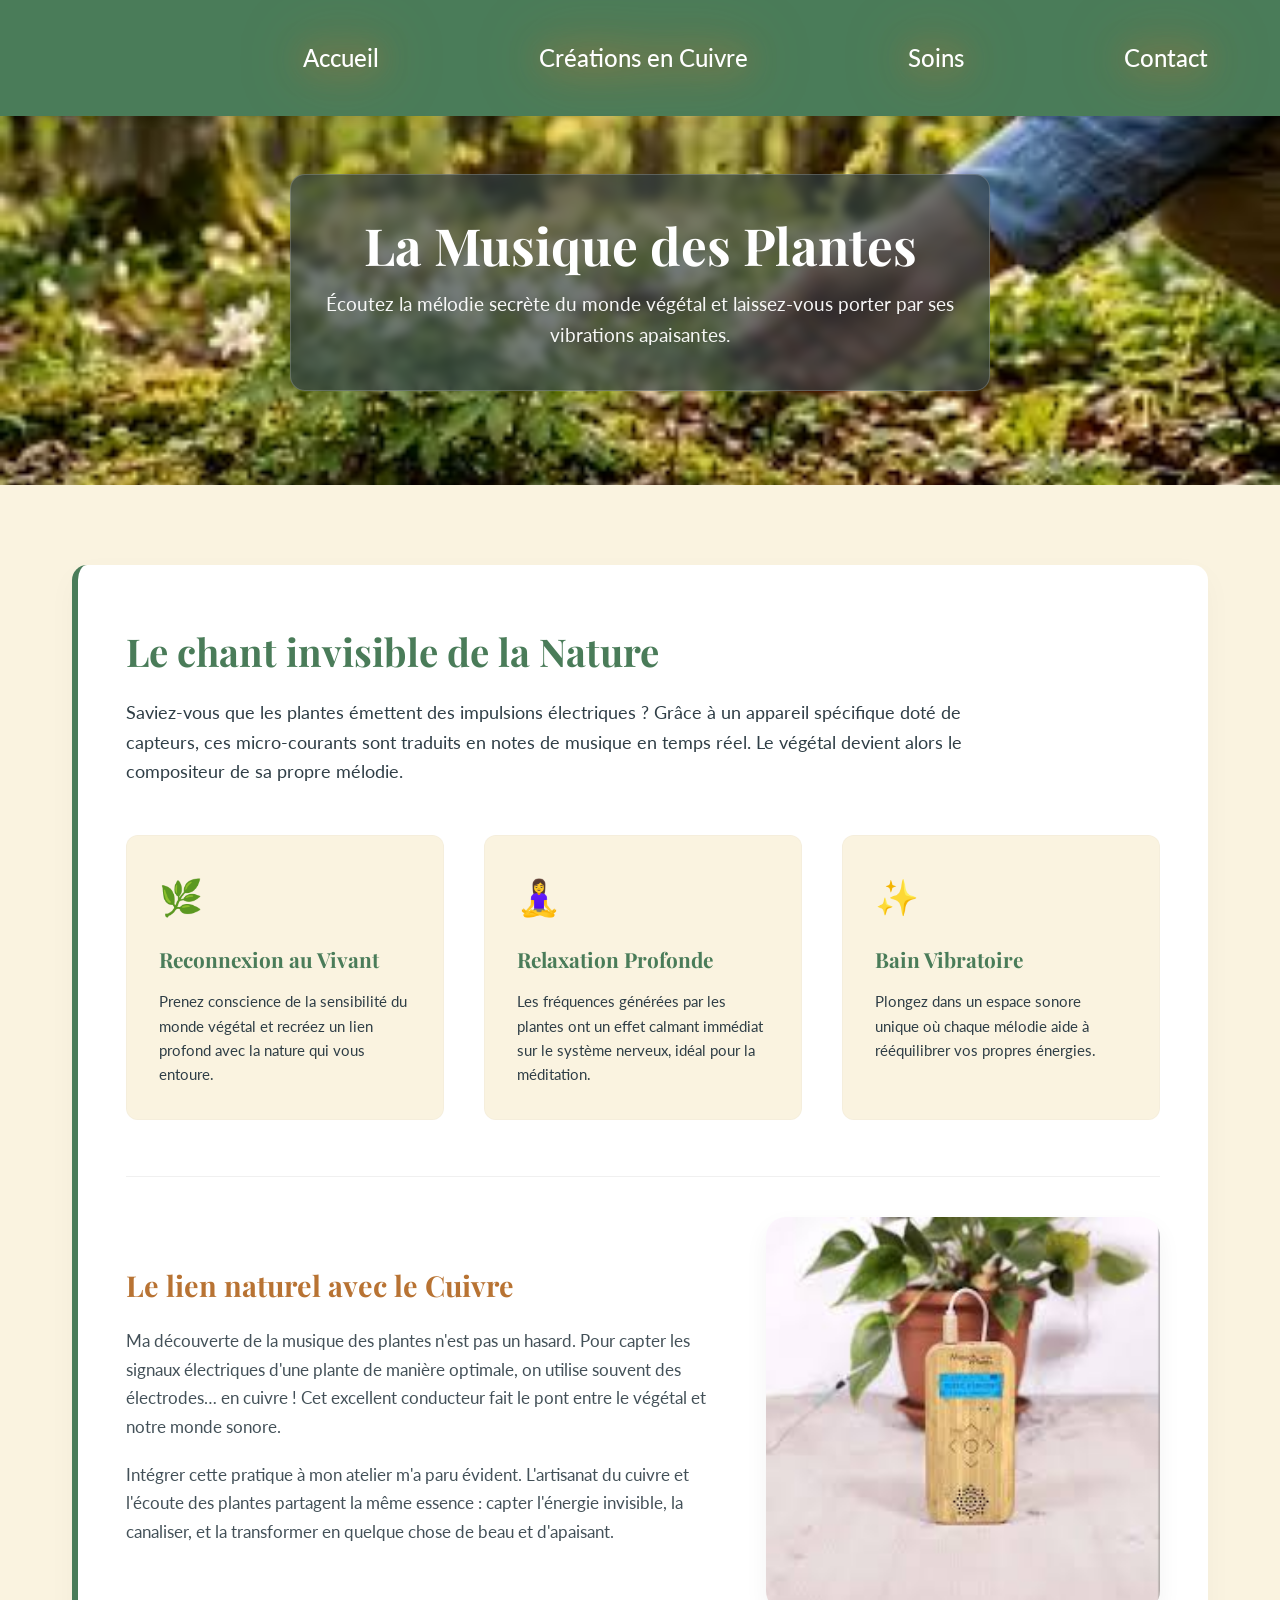
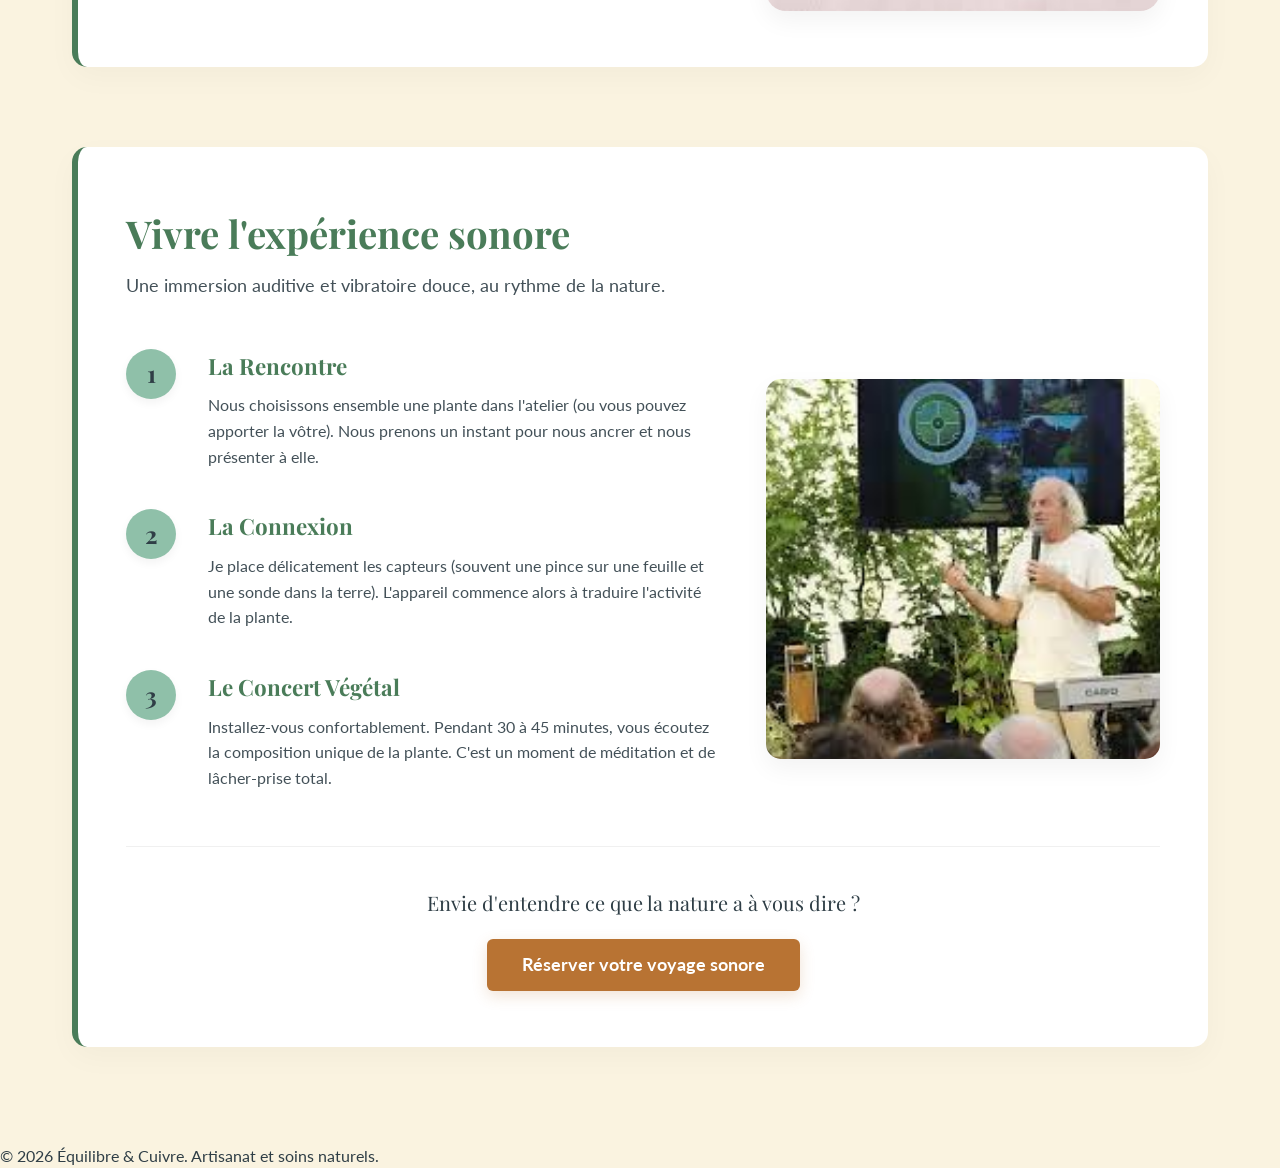
<file: html/musique-plante.html>
<!DOCTYPE html>
<html lang="fr">
<head>
    <meta charset="UTF-8">
    <meta name="viewport" content="width=device-width, initial-scale=1.0">
    <title>Équilibre & Cuivre | Artisanat et Soins Holistiques</title>
    
    <link href="https://fonts.googleapis.com/css2?family=Lato:wght@400;700&family=Playfair+Display:wght@400;700&display=swap" rel="stylesheet">
    
    <link rel="stylesheet" href="../css/variable.css">
    <link rel="stylesheet" href="../css/header.css">
    <link rel="stylesheet" href="../css/musique-plante.css">
</head>
<body>
<header>
    <nav class="nav-container">
        <div class="logo">
            <img src="../images/logo-transparent.png" alt="Équilibre & Cuivre Logo">
        </div>

        <input type="checkbox" id="menu-toggle" class="menu-checkbox">
        <label for="menu-toggle" class="menu-burger">
            <span></span>
            <span></span>
            <span></span>
        </label>

        <ul class="nav-links">
            <li><a href="../index.html">Accueil</a></li>
            <li><a href="../html/creations.html">Créations en Cuivre</a></li>
            <li class="dropdown">
                <a href="#" class="dropbtn">Soins</a>
                <ul class="dropdown-content">
                    <li><a href="../html/eft.html">EFT</a></li>
                    <li><a href="../html/acupuncture.html">Acuponcture</a></li>
                    <li><a href="../html/musique-plante.html">Musique des plantes</a></li>
                </ul>
            </li>
            <li><a href="../html/contact.html">Contact</a></li>
        </ul>
    </nav>
</header>
<main>
        <!-- En-tête de la page (Hero) -->
        <section class="en-tete-plantes">
            <div class="voile-accueil">
                <h1>La Musique des Plantes</h1>
                <p>Écoutez la mélodie secrète du monde végétal et laissez-vous porter par ses vibrations apaisantes.</p>
            </div>
        </section>

        <!-- Section 1 : Qu'est-ce que la musique des plantes ? -->
        <section class="section-definition">
            <div class="conteneur">
                <div class="boite-definition">
                    <h2>Le chant invisible de la Nature</h2>
                    <p class="texte-introduction">
                        Saviez-vous que les plantes émettent des impulsions électriques ? Grâce à un appareil spécifique doté de capteurs, ces micro-courants sont traduits en notes de musique en temps réel. Le végétal devient alors le compositeur de sa propre mélodie.
                    </p>
                    
                    <div class="grille-bienfaits">
                        <div class="point-bienfait">
                            <div class="icone-bienfait">🌿</div>
                            <h4>Reconnexion au Vivant</h4>
                            <p>Prenez conscience de la sensibilité du monde végétal et recréez un lien profond avec la nature qui vous entoure.</p>
                        </div>

                        <div class="point-bienfait">
                            <div class="icone-bienfait">🧘‍♀️</div>
                            <h4>Relaxation Profonde</h4>
                            <p>Les fréquences générées par les plantes ont un effet calmant immédiat sur le système nerveux, idéal pour la méditation.</p>
                        </div>

                        <div class="point-bienfait">
                            <div class="icone-bienfait">✨</div>
                            <h4>Bain Vibratoire</h4>
                            <p>Plongez dans un espace sonore unique où chaque mélodie aide à rééquilibrer vos propres énergies.</p>
                        </div>
                    </div>

                    <!-- Histoire personnelle avec image -->
                    <div class="mon-histoire-plantes">
                        <div class="histoire-texte">
                            <h3>Le lien naturel avec le Cuivre</h3>
                            <p>
                                Ma découverte de la musique des plantes n'est pas un hasard. Pour capter les signaux électriques d'une plante de manière optimale, on utilise souvent des électrodes… en cuivre ! Cet excellent conducteur fait le pont entre le végétal et notre monde sonore.
                            </p>
                            <p>
                                Intégrer cette pratique à mon atelier m'a paru évident. L'artisanat du cuivre et l'écoute des plantes partagent la même essence : capter l'énergie invisible, la canaliser, et la transformer en quelque chose de beau et d'apaisant.
                            </p>
                        </div>
                        <div class="histoire-image">
                            <img src="../images/capteur-plante.jpg" alt="Capteurs en cuivre sur les feuilles d'une plante" class="image-arrondie">
                        </div>
                    </div>

                </div>
            </div>
        </section>

        <!-- Section 2 : Déroulement d'une séance -->
        <section class="section-deroulement">
            <div class="conteneur">
                <div class="contenu-deroulement">
                    <h2>Vivre l'expérience sonore</h2>
                    <p class="intro-deroulement">Une immersion auditive et vibratoire douce, au rythme de la nature.</p>
                    
                    <div class="presentation-seance">
                        <div class="etapes-seance">
                            <div class="etape">
                                <span class="numero-etape">1</span>
                                <div class="texte-etape">
                                    <h3>La Rencontre</h3>
                                    <p>Nous choisissons ensemble une plante dans l'atelier (ou vous pouvez apporter la vôtre). Nous prenons un instant pour nous ancrer et nous présenter à elle.</p>
                                </div>
                            </div>

                            <div class="etape">
                                <span class="numero-etape">2</span>
                                <div class="texte-etape">
                                    <h3>La Connexion</h3>
                                    <p>Je place délicatement les capteurs (souvent une pince sur une feuille et une sonde dans la terre). L'appareil commence alors à traduire l'activité de la plante.</p>
                                </div>
                            </div>

                            <div class="etape">
                                <span class="numero-etape">3</span>
                                <div class="texte-etape">
                                    <h3>Le Concert Végétal</h3>
                                    <p>Installez-vous confortablement. Pendant 30 à 45 minutes, vous écoutez la composition unique de la plante. C'est un moment de méditation et de lâcher-prise total.</p>
                                </div>
                            </div>
                        </div>

                        <div class="seance-image">
                            <img src="../images/seance-musique-plantes.jpg" alt="Personne écoutant la musique des plantes" class="image-fluide">
                        </div>
                    </div>

                    <!-- Appel à l'action -->
                    <div class="action-seance">
                        <p>Envie d'entendre ce que la nature a à vous dire ?</p>
                        <a href="contact.html" class="bouton-action">Réserver votre voyage sonore</a>
                    </div>
                </div>
            </div>
        </section>
    </main>

    <footer>
        <p>&copy; 2026 Équilibre & Cuivre. Artisanat et soins naturels.</p>
    </footer>
</body>
</html>
</file>
<file: css/variable.css>
:root {
    /* Palette de couleurs Nature & Bien-être */
    --vert-principal: #4A7C59; /* Vert forêt apaisant */
    --vert-clair: #8FC0A9; /* Vert d'eau doux */
    --beige-fond: #FAF3E0; /* Beige naturel pour le fond */
    --cuivre: #B87333; /* Couleur de l'artisanat */
    --texte-sombre: #2F3E46; /* Gris très foncé pour un texte lisible mais plus doux que le noir */
    --blanc: #FFFFFF;

    /* Typographie */
    --police-titre: 'Playfair Display', serif; /* Élégant pour l'artisanat */
    --police-texte: 'Lato', sans-serif; /* Clair et moderne pour la lecture */
    --filter-cuivre:drop-shadow(0 0 15px var(--cuivre)) drop-shadow(0 0 30px var(--cuivre));
}
</file>
<file: css/index.css>
/* =========================================
   index.css - STYLE DE LA PAGE D'ACCUEIL
   ========================================= */

/* --- 1. RESET ET BASE --- */
* {
    margin: 0;
    padding: 0;
    box-sizing: border-box;
}

body {
    font-family: var(--police-texte);
    background-color: var(--beige-fond);
    color: var(--texte-sombre);
    line-height: 1.6;
    padding-top: 80px; /* Espace pour le header fixe */
}

/* --- 2. SECTION ACCUEIL (SLIDER) --- */
.accueil {
    position: relative;
    width: 100%;
    height: 100vh;
    overflow: hidden;
    display: flex;
    justify-content: center;
    align-items: center;
    border-bottom: 5px solid var(--cuivre);
}

.diaporama-images {
    position: absolute;
    top: 0;
    left: 0;
    width: 300%;
    height: 100%;
    display: flex;
    animation: glissement 15s linear infinite;
}

.image-slide {
    width: 33.333%;
    height: 100%;
    object-fit: cover;
}

.accueil-contenu {
    position: relative;
    z-index: 10;
    color: var(--blanc);
    max-width: 800px;
    background: rgba(47, 62, 70, 0.4);
    padding: 3rem 2rem;
    border-radius: 15px;
    backdrop-filter: blur(3px);
    text-align: center;
}

.accueil h1 {
    font-family: var(--police-titre);
    font-size: 3.5rem;
    margin-bottom: 1rem;
    text-shadow: 2px 2px 8px rgba(0, 0, 0, 0.7);
    filter: var(--filter-cuivre);
}

.bouton {
    display: inline-block;
    background-color: var(--cuivre);
    color: var(--blanc);
    padding: 12px 25px;
    text-decoration: none;
    border-radius: 4px;
    font-weight: bold;
    transition: 0.3s ease;
}

.bouton:hover {
    background-color: var(--vert-principal);
    transform: scale(1.05);
}

@keyframes glissement {
    0%, 30% { transform: translateX(0%); }
    33%, 63% { transform: translateX(-33.333%); }
    66%, 96% { transform: translateX(-66.666%); }
    100% { transform: translateX(0%); }
}

/* --- 3. SECTION PRÉSENTATION PARTICULIER (BIO) --- */
.presentation-particulier {
    padding: 6rem 2rem;
    background-color: var(--blanc, #FFFFFF);
    border-bottom: 1px solid rgba(184, 115, 51, 0.1);
}

.container-presentation {
    max-width: 1100px;
    margin: 0 auto;
    display: flex;
    gap: 4rem;
    align-items: center;
}

.presentation-image {
    flex: 1;
    text-align: center;
}

.photo-profil {
    width: 100%;
    max-width: 320px;
    height: auto;
    border-radius: 50%;
    border: 6px solid var(--vert-clair, #8FC0A9);
    box-shadow: 0 10px 20px rgba(0,0,0,0.1);
    object-fit: cover;
}

.presentation-texte {
    flex: 1.5;
}

.presentation-texte h2 {
    font-family: var(--police-titre);
    color: var(--vert-principal);
    font-size: 2.5rem;
    margin-bottom: 1.5rem;
}

.presentation-texte p {
    margin-bottom: 1.2rem;
    font-size: 1.1rem;
}

.presentation-texte strong {
    color: var(--cuivre);
}

/* --- 4. SECTION CRÉATIONS / SOINS (CARTES) --- */
.presentation-rapide {
    text-align: center;
    padding: 5rem 2rem;
    max-width: 1200px;
    margin: 0 auto;
}

.presentation-rapide h2 {
    font-family: var(--police-titre);
    color: var(--vert-principal);
    margin-bottom: 3rem;
    font-size: 2.2rem;
}

.grille-presentation {
    display: flex;
    flex-wrap: wrap;
    gap: 2.5rem;
    justify-content: center;
}

.carte-presentation {
    background-color: var(--blanc);
    border-radius: 12px;
    overflow: hidden;
    box-shadow: 0 5px 15px rgba(0, 0, 0, 0.05);
    flex: 1 1 300px;
    max-width: 400px;
    transition: 0.3s ease;
    text-align: left;
}

.carte-presentation:hover {
    transform: translateY(-10px);
}

.image-fluide {
    width: 100%;
    height: 220px;
    object-fit: cover;
    border-bottom: 4px solid var(--cuivre);
}

.carte-presentation h3 {
    padding: 1.5rem 1.5rem 0.5rem;
    color: var(--vert-principal);
}

.carte-presentation p {
    padding: 0 1.5rem 1.5rem;
}
.presentation-texte a {
    color: var(--cuivre);
}

/* --- 5. FOOTER --- */
footer {
    text-align: center;
    padding: 3rem;
    background-color: var(--vert-principal);
    color: var(--blanc);
}

/* --- 6. RESPONSIVE --- */
@media screen and (max-width: 768px) {
    body { padding-top: 70px; }

    /* Bio en colonne sur mobile */
    .container-presentation {
        flex-direction: column;
        gap: 2rem;
        text-align: center;
    }

    .accueil h1 { font-size: 2.2rem; }
    
    .presentation-texte h2 { font-size: 2rem; }
}
</file>
<file: css/header.css>
/* =========================================
   header.css
   Style Responsive pour le Header
   ========================================= */

/* --- 1. Base du Header --- */
header {
    background-color: var(--vert-principal, #4A7C59); /* Vert forêt */
    padding: 0.5rem 0;
    box-shadow: 0 2px 10px rgba(0,0,0,0.1);
    position: fixed;
    top: 0;
    z-index: 1000; /* Reste au-dessus du contenu */
    width: 100%;
}

/* Conteneur Flex pour aligner Logo et Menu */
.nav-container {
    max-width: 1200px;
    margin: 0 auto;
    padding: 0 2rem;
    display: flex;
    justify-content: space-between; /* Logo à gauche, Menu à droite */
    align-items: center; /* Centré verticalement */
}

/* --- 2. Intégration du Logo --- */
.logo {
    display: flex;
    align-items: center;
    filter: var(--filter-cuivre);
 
}

.logo img {
    height: 100px; /* Taille parfaite pour le header */
    width: auto; /* Garde les proportions */
    display: block;
    margin-left: -500px;
    
}

/* --- 3. Style des Liens (Ordinateur) --- */
.nav-links {
    list-style: none;
    display: flex;
    gap: 10rem; /* Espace entre les liens */
    margin: 0;
    padding: 0;
    
}

.nav-links li a {
    text-decoration: none;
    color: var(--blanc, #FFFFFF);
    font-family: var(--police-texte, sans-serif);
    font-weight: 500;
    font-size: 1.5rem;
    padding: 0.5rem 0;
    display: block;
    transition: color 0.3s ease;
    filter: var(--filter-cuivre);
}

/* Effet de survol sur ordinateur */
.nav-links li a:hover,
.dropdown:hover .dropbtn {
    color: var(--cuivre, #B87333); /* Couleur cuivre */
}

/* --- 4. Menu Déroulant (Dropdown) - Ordinateur --- */
.dropdown {
    position: relative; /* Référence pour le menu absolu */
}

.dropdown-content {
    display: none; /* Caché par défaut */
    position: absolute;
    top: 100%; /* S'ouvre juste en dessous */
    left: 50%;
    transform: translateX(-50%); /* Centré sous le bouton 'Soins' */
    background-color: var(--vert-principal, #4A7C59);
    min-width: 220px;
    box-shadow: 0px 8px 16px rgba(0,0,0,0.2);
    border-top: 2px solid var(--cuivre, #B87333); /* Rappel cuivre */
    border-radius: 0 0 8px 8px; /* Coins arrondis en bas */
    padding: 0.5rem 0;
    z-index: 1001;
}

.dropdown-content li {
    width: 100%;
}

.dropdown-content li a {
    color: var(--blanc, #FFFFFF);
    padding: 0.8rem 1.5rem;
    font-size: 1rem;
    text-align: center;
}

/* Survol des sous-liens */
.dropdown-content li a:hover {
    background-color: var(--vert-clair, #8FC0A9); /* Fond vert d'eau */
    color: var(--texte-sombre, #2F3E46);
}

/* --- ACTION : Afficher au survol --- */
.dropdown:hover .dropdown-content {
    display: block;
}

/* --- 5. Éléments cachés sur ordinateur --- */
.menu-checkbox,
.menu-burger {
    display: none;
}

/* =========================================
   6. RESPONSIVE DESIGN (TÉLÉPHONES & TABLETTES)
   Breackpoint : 768px
   ========================================= */
@media screen and (max-width: 768px) {
    
    .nav-container {
        padding: 0 1.5rem;
    }

    /* --- Style du Bouton Burger --- */
    .menu-burger {
        display: flex; /* Visible sur mobile */
        flex-direction: column;
        justify-content: space-between;
        width: 30px;
        height: 20px;
        cursor: pointer;
        z-index: 1010; /* Au-dessus du menu mobile */
        
    }

    /* Les 3 barres du burger */
    .menu-burger span {
        display: block;
        height: 3px;
        width: 100%;
        background-color: var(--cuivre);
        border-radius: 3px;
        transition: all 0.3s ease; /* Pour l'animation en X */
    }
    .logo img {
    margin-left: 0px;
}

    /* --- Le Menu Mobile (nav-links transformé) --- */
    .nav-links {
        position: absolute;
        top: 100%; /* S'ouvre sous le header */
        left: 0;
        width: 100%;
        background-color: var(--vert-principal, #4A7C59);
        flex-direction: column; /* Liens en colonne */
        gap: 0;
        text-align: center;
        
        /* CACHÉ PAR DÉFAUT EN MOBILE (effet de glisse) */
        max-height: 0;
        overflow: hidden;
        transition: max-height 0.5s ease-in-out;
        box-shadow: 0 5px 10px rgba(0,0,0,0.1);
    }

    .nav-links li {
        width: 100%;
        border-bottom: 1px solid rgba(255,255,255,0.1); /* Séparateur léger */
    }

    .nav-links li a {
        padding: 1.2rem;
        width: 100%;
    }

    /* --- Dropdown en Mobile --- */
    .dropdown-content {
        position: static; /* Intégré dans la colonne */
        transform: none;
        width: 100%;
        display: block; /* Toujours visible dans le menu mobile */
        box-shadow: none;
        border: none;
        border-radius: 0;
        background-color: rgba(0,0,0,0.1); /* Fond légèrement plus sombre */
        padding: 0;
    }

    .dropdown-content li a {
        padding: 1rem;
        font-size: 0.95rem;
        opacity: 0.8;
    }

    /* --- LOGIQUE D'OUVERTURE (Checkbox Hack) --- */
    
    /* 1. Quand la checkbox est cochée, on ouvre le menu */
    .menu-checkbox:checked ~ .nav-links {
        max-height: 500px; /* Hauteur suffisante pour tout le contenu */
    }

    /* 2. Animation du burger en X quand le menu est ouvert */
    .menu-checkbox:checked + .menu-burger span:nth-child(1) {
        transform: rotate(45deg) translate(5px, 5px);
    }
    
    .menu-checkbox:checked + .menu-burger span:nth-child(2) {
        opacity: 0; /* Cache la barre du milieu */
    }
    
    .menu-checkbox:checked + .menu-burger span:nth-child(3) {
        transform: rotate(-45deg) translate(7px, -7px);
    }
}
</file>
<file: css/footer.css>
/* ==========================================================================
   footer.css - PIED DE PAGE GLOBAL
   ========================================================================== */

.pied-de-page {
    background-color: var(--texte-sombre, #2F3E46);
    color: var(--blanc, #FFFFFF);
    padding: 4rem 0 2rem 0;
    margin-top: 4rem;
}

.grille-footer {
    display: grid;
    grid-template-columns: 1.5fr 1fr 1fr;
    gap: 3rem;
    margin-bottom: 3rem;
}

.colonne-footer h3, .colonne-footer h4 {
    font-family: var(--police-titre, serif);
    margin-bottom: 1.5rem;
}

.logo-footer {
    font-size: 1.8rem;
    color: var(--cuivre, #B87333);
}

.colonne-footer h4 {
    font-size: 1.2rem;
    border-bottom: 2px solid var(--cuivre, #B87333);
    display: inline-block;
    padding-bottom: 5px;
}

.description-footer {
    opacity: 0.8;
    line-height: 1.6;
    max-width: 350px;
    margin: auto;
}

/* Listes de liens et infos */
.liens-footer, .infos-footer {
    list-style: none;
    padding: 0;
}

.liens-footer li, .infos-footer li {
    margin-bottom: 0.8rem;
    opacity: 0.8;
    font-size: 0.95rem;
}

.liens-footer a {
    color: white;
    text-decoration: none;
    transition: color 0.3s ease;
}

.liens-footer a:hover {
    color: var(--cuivre, #B87333);
}

/* Barre de copyright */
.barre-bas {
    border-top: 1px solid rgba(255, 255, 255, 0.1);
    padding-top: 2rem;
    display: flex;
    justify-content: center;
    align-items: center;
    font-size: 0.85rem;
    opacity: 0.6;
}

.mentions-legales {
    margin: 20px;
    display: flex;
    gap: 1.5rem;
    list-style: none;
}

.mentions-legales a {
    color: white;
    text-decoration: none;
}

.mentions-legales a:hover {
    text-decoration: underline;
}

/* --- RESPONSIVE --- */
@media screen and (max-width: 768px) {
    .grille-footer {
        grid-template-columns: 1fr;
        gap: 2rem;
        text-align: center;
    }

    .description-footer {
        margin: 0 auto;
    }

    .colonne-footer h4 {
        margin-bottom: 1rem;
    }

    .barre-bas {
        flex-direction: column;
        gap: 1rem;
        text-align: center;
    }
}
</file>
<file: css/acuponcture.css>
/* ==========================================================================
   acupuncture.css - PAGE ACUPUNCTURE (COMPLET & RESPONSIVE)
   ========================================================================== */

/* --- 1. BASE ET RESET --- */
* {
    margin: 0;
    padding: 0;
    box-sizing: border-box;
}

body {
    background-color: var(--beige-fond, #F9F7F2);
    color: var(--texte-sombre, #2F3E46);
    font-family: var(--police-texte, sans-serif);
    line-height: 1.6;
    padding-top: 80px; /* Évite que le header fixe ne masque le contenu */
}

.conteneur {
    max-width: 1200px;
    margin: 0 auto;
    padding: 0 2rem;
    width: 100%;
}

/* --- 2. EN-TÊTE DE PAGE (HERO) --- */
.en-tete-acup {
    position: relative;
    height: 45vh;
    min-height: 300px;
    background: url('../images/fond-acupuncture.jpg') center/cover no-repeat;
    display: flex;
    align-items: center;
    justify-content: center;
    text-align: center;
    color: var(--blanc, #FFFFFF);
}

.voile-accueil {
    background: rgba(47, 62, 70, 0.65);
    padding: 2.5rem 2rem;
    border-radius: 15px;
    backdrop-filter: blur(5px);
    -webkit-backdrop-filter: blur(5px);
    border: 1px solid rgba(255, 255, 255, 0.2);
    max-width: 700px;
    margin: 0 1.5rem;
}

.en-tete-acup h1 {
    font-family: var(--police-titre, serif);
    font-size: clamp(2rem, 4vw, 3.2rem);
    margin-bottom: 0.8rem;
    line-height: 1.2;
    filter: var(--filter-cuivre);
}

.en-tete-acup p {
    font-size: clamp(1rem, 1.5vw, 1.2rem);
    opacity: 0.95;
}

/* --- 3. SECTION EXPLICATION / DÉFINITION --- */
.section-definition {
    padding: 5rem 0 2.5rem 0;
}

.boite-definition {
    background: var(--blanc, #FFFFFF);
    padding: 3.5rem 3rem;
    border-radius: 15px;
    box-shadow: 0 10px 30px rgba(0, 0, 0, 0.03);
    border-left: 6px solid var(--vert-principal, #4A7C59);
}

.boite-definition h2 {
    font-family: var(--police-titre, serif);
    color: var(--vert-principal, #4A7C59);
    font-size: clamp(1.8rem, 3vw, 2.4rem);
    margin-bottom: 1rem;
}

.texte-introduction {
    font-size: 1.15rem;
    color: var(--texte-sombre, #2F3E46);
    margin-bottom: 3rem;
    max-width: 900px;
}

/* Grille des bienfaits */
.grille-bienfaits {
    display: grid;
    grid-template-columns: repeat(auto-fit, minmax(280px, 1fr));
    gap: 2.5rem;
    margin-bottom: 1.5rem;
}

.point-bienfait {
    background: var(--beige-fond, #F9F7F2);
    padding: 2rem;
    border-radius: 12px;
    transition: transform 0.3s ease, box-shadow 0.3s ease;
    border: 1px solid rgba(0, 0, 0, 0.02);
}

.point-bienfait:hover {
    transform: translateY(-5px);
    box-shadow: 0 10px 20px rgba(0, 0, 0, 0.05);
}

.icone-bienfait {
    font-size: 2.2rem;
    margin-bottom: 1.2rem;
    display: block;
}

.point-bienfait h4 {
    font-family: var(--police-titre, serif);
    color: var(--vert-principal, #4A7C59);
    font-size: 1.3rem;
    margin-bottom: 0.8rem;
}

.point-bienfait p {
    font-size: 0.95rem;
    color: var(--texte-sombre, #2F3E46);
    line-height: 1.6;
}

/* Mon chemin vers l'Acupuncture */
.mon-histoire-acup {
    margin-top: 3.5rem;
    padding-top: 2.5rem;
    border-top: 1px solid rgba(0, 0, 0, 0.06);
    display: flex;
    align-items: center;
    gap: 3rem;
}

.histoire-texte {
    flex: 1.2;
}

.histoire-image {
    flex: 0.8;
}

.image-arrondie {
    width: 100%;
    height: auto;
    border-radius: 20px;
    box-shadow: 0 10px 25px rgba(0, 0, 0, 0.05);
    object-fit: cover;
    display: block;
}

.histoire-texte h3 {
    font-family: var(--police-titre, serif);
    color: var(--vert-principal, #4A7C59);
    font-size: clamp(1.4rem, 2.5vw, 1.8rem);
    margin-bottom: 1.2rem;
}

.histoire-texte p {
    font-size: 1.05rem;
    color: var(--texte-sombre, #2F3E46);
    opacity: 0.9;
    margin-bottom: 1.2rem;
    line-height: 1.7;
}

/* --- 4. SECTION DÉROULEMENT DES SÉANCES --- */
.section-deroulement {
    padding: 2.5rem 0 6rem 0;
}

.contenu-deroulement {
    background: var(--blanc, #FFFFFF);
    padding: 3.5rem 3rem;
    border-radius: 15px;
    box-shadow: 0 10px 30px rgba(0, 0, 0, 0.03);
    border-left: 6px solid var(--cuivre, #B87333);
}

.contenu-deroulement h2 {
    font-family: var(--police-titre, serif);
    color: var(--vert-principal, #4A7C59);
    font-size: clamp(1.8rem, 3vw, 2.4rem);
    margin-bottom: 0.5rem;
}

.intro-deroulement {
    font-size: 1.1rem;
    color: var(--texte-sombre, #2F3E46);
    margin-bottom: 3rem;
    opacity: 0.9;
}

/* Mise en page Étapes + Image */
.presentation-seance {
    display: flex;
    align-items: center;
    gap: 3rem;
    margin-bottom: 3.5rem;
}

.etapes-seance {
    flex: 1.2;
    display: flex;
    flex-direction: column;
    gap: 2.5rem;
}

.seance-image {
    flex: 0.8;
}

.image-fluide {
    width: 100%;
    height: 380px;
    border-radius: 15px;
    object-fit: cover;
    box-shadow: 0 10px 25px rgba(0, 0, 0, 0.05);
    display: block;
}

.etape {
    display: flex;
    align-items: flex-start;
    gap: 2rem;
}

.numero-etape {
    background: var(--vert-clair, #8FC0A9);
    color: var(--texte-sombre, #2F3E46);
    font-family: var(--police-titre, serif);
    font-size: 1.5rem;
    font-weight: bold;
    width: 50px;
    height: 50px;
    display: flex;
    align-items: center;
    justify-content: center;
    border-radius: 50%;
    flex-shrink: 0;
    box-shadow: 0 4px 10px rgba(0, 0, 0, 0.05);
}

.texte-etape h3 {
    font-family: var(--police-titre, serif);
    color: var(--vert-principal, #4A7C59);
    font-size: 1.4rem;
    margin-bottom: 0.5rem;
}

.texte-etape p {
    font-size: 1rem;
    color: var(--texte-sombre, #2F3E46);
    opacity: 0.9;
}

/* Appel à l'action final */
.action-seance {
    text-align: center;
    border-top: 1px solid rgba(0, 0, 0, 0.06);
    padding-top: 2.5rem;
}

.action-seance p {
    font-size: 1.25rem;
    font-family: var(--police-titre, serif);
    color: var(--texte-sombre, #2F3E46);
    margin-bottom: 1.2rem;
}

.bouton-action {
    display: inline-block;
    text-decoration: none;
    background: var(--cuivre, #B87333);
    color: #FFFFFF;
    padding: 12px 35px;
    border-radius: 6px;
    font-weight: 700;
    font-size: 1.1rem;
    transition: all 0.3s ease;
    box-shadow: 0 5px 15px rgba(184, 115, 51, 0.2);
}

.bouton-action:hover {
    background: var(--vert-principal, #4A7C59);
    transform: translateY(-3px);
    box-shadow: 0 8px 20px rgba(74, 124, 89, 0.25);
}

/* --- 5. ADAPTATION RESPONSIVE (MEDIA QUERIES) --- */

/* Écrans moyens et tablettes */
@media screen and (max-width: 992px) {
    .conteneur {
        padding: 0 1.5rem;
    }

    .boite-definition, .contenu-deroulement {
        padding: 3rem 2rem;
    }

    .mon-histoire-acup, 
    .presentation-seance {
        flex-direction: column;
        gap: 2.5rem;
    }

    .histoire-image, 
    .seance-image {
        width: 100%;
        max-width: 500px;
        margin: 0 auto;
    }

    .image-fluide {
        height: 300px;
    }
}

/* Mobiles (Smartphones) */
@media screen and (max-width: 768px) {
    body {
        padding-top: 70px;
    }

    .en-tete-acup {
        height: 38vh;
    }

    .voile-accueil {
        padding: 1.8rem 1.2rem;
    }

    .section-definition {
        padding: 3.5rem 0 1.5rem 0;
    }

    .boite-definition, .contenu-deroulement {
        padding: 2.2rem 1.5rem;
    }

    .texte-introduction {
        margin-bottom: 2rem;
    }

    .grille-bienfaits {
        grid-template-columns: 1fr;
        gap: 1.5rem;
    }

    .point-bienfait {
        padding: 1.5rem;
    }

    .mon-histoire-acup {
        margin-top: 2.5rem;
        padding-top: 1.8rem;
    }

    .section-deroulement {
        padding: 2.5rem 0 4.5rem 0;
    }

    .etape {
        flex-direction: column;
        gap: 1rem;
    }

    .numero-etape {
        width: 42px;
        height: 42px;
        font-size: 1.2rem;
    }
}
</file>
<file: css/contact.css>
/* ==========================================================================
   contact.css - PAGE CONTACT
   ========================================================================== */

/* --- 1. BASE --- */
body {
    background-color: var(--beige-fond, #F9F7F2);
    color: var(--texte-sombre, #2F3E46);
    font-family: var(--police-texte, sans-serif);
    padding-top: 80px;
}

.conteneur {
    max-width: 1200px;
    margin: 0 auto;
    padding: 0 2rem;
}

/* --- 2. HERO --- */
.en-tete-contact {
    height: 35vh;
    min-height: 250px;
    background: url('../images/fond-contact.jpg') center/cover no-repeat;
    display: flex;
    align-items: center;
    justify-content: center;
    text-align: center;
    color: var(--blanc, #FFFFFF);
}

.voile-accueil {
    background: rgba(47, 62, 70, 0.7);
    padding: 2rem;
    border-radius: 15px;
    backdrop-filter: blur(5px);
    margin: 0 1rem;
}

/* --- 3. MISE EN PAGE GRILLE --- */
.section-contact {
    padding: 4rem 0;
}

.grille-contact {
    display: grid;
    grid-template-columns: 1.5fr 1fr;
    gap: 3rem;
    align-items: start;
}

/* --- 4. FORMULAIRE --- */
.bloc-formulaire {
    background: var(--blanc, #FFFFFF);
    padding: 2.5rem;
    border-radius: 15px;
    box-shadow: 0 10px 30px rgba(0, 0, 0, 0.05);
}

.bloc-formulaire h2 {
    font-family: var(--police-titre, serif);
    color: var(--vert-principal, #4A7C59);
    margin-bottom: 2rem;
}

.groupe-input {
    margin-bottom: 1.5rem;
}

.groupe-input label {
    display: block;
    margin-bottom: 0.5rem;
    font-weight: 600;
    font-size: 0.9rem;
}

.groupe-input input, 
.groupe-input select, 
.groupe-input textarea {
    width: 100%;
    padding: 0.8rem;
    border: 1px solid #E0E0E0;
    border-radius: 6px;
    background: #FAFAFA;
    font-family: inherit;
    transition: border-color 0.3s ease;
}

.groupe-input input:focus, 
.groupe-input textarea:focus {
    outline: none;
    border-color: var(--cuivre, #B87333);
}

.bouton-envoyer {
    background: var(--vert-principal, #4A7C59);
    color: white;
    border: none;
    padding: 1rem 2rem;
    border-radius: 6px;
    font-weight: 700;
    cursor: pointer;
    transition: all 0.3s ease;
    width: 100%;
}

.bouton-envoyer:hover {
    background: var(--cuivre, #B87333);
    transform: translateY(-2px);
}

/* --- 5. INFOS LATÉRALES --- */
.infos-laterales {
    display: flex;
    flex-direction: column;
    gap: 1.5rem;
}

.carte-info {
    background: var(--blanc, #FFFFFF);
    padding: 1.8rem;
    border-radius: 15px;
    border-left: 5px solid var(--cuivre, #B87333);
    box-shadow: 0 5px 15px rgba(0, 0, 0, 0.03);
}

.carte-info h3 {
    font-family: var(--police-titre, serif);
    font-size: 1.2rem;
    margin-bottom: 1rem;
    color: var(--vert-principal, #4A7C59);
}

.liste-infos {
    list-style: none;
}

.liste-infos li {
    margin-bottom: 0.8rem;
    font-size: 0.95rem;
}

.img-zoom {
    width: 100%;
    border-radius: 15px;
    box-shadow: 0 10px 20px rgba(0, 0, 0, 0.05);
}

/* --- 6. RESPONSIVE --- */
@media screen and (max-width: 992px) {
    .grille-contact {
        grid-template-columns: 1fr;
    }
    
    .infos-laterales {
        order: -1; /* Les infos passent au-dessus du formulaire sur mobile */
    }
}
</file>
<file: css/creation.css>
/* ==========================================================================
   creations.css - PAGE CRÉATIONS EN CUIVRE
   ========================================================================== */

/* --- 1. BASE ET RESET --- */
* {
    margin: 0;
    padding: 0;
    box-sizing: border-box;
}

body {
    background-color: var(--beige-fond, #F9F7F2);
    color: var(--texte-sombre, #2F3E46);
    font-family: var(--police-texte, sans-serif);
    line-height: 1.6;
    padding-top: 80px; /* Évite que le header fixe ne masque le contenu */
}

.conteneur {
    max-width: 1200px;
    margin: 0 auto;
    padding: 0 2rem;
    width: 100%;
}

/* --- 2. EN-TÊTE DE PAGE (HERO) --- */
.en-tete-creations {
    position: relative;
    height: 45vh;
    min-height: 300px;
    background: url('../images/atelier-cuivre.jpg') center/cover no-repeat;
    display: flex;
    align-items: center;
    justify-content: center;
    text-align: center;
    color: var(--blanc, #FFFFFF);
}

.voile-accueil {
    background: rgba(47, 62, 70, 0.65);
    padding: 2.5rem 2rem;
    border-radius: 15px;
    backdrop-filter: blur(5px);
    -webkit-backdrop-filter: blur(5px);
    border: 1px solid rgba(255, 255, 255, 0.2);
    max-width: 700px;
    margin: 0 1.5rem;
}

.en-tete-creations h1 {
    font-family: var(--police-titre, serif);
    font-size: clamp(2rem, 4vw, 3.2rem); /* Taille fluide selon l'écran */
    margin-bottom: 0.8rem;
    line-height: 1.2;
    filter: var(--filter-cuivre);

}

.en-tete-creations p {
    font-size: clamp(1rem, 1.5vw, 1.2rem);
    opacity: 0.95;
}

/* --- 3. SECTION EXPLICATION DES BIENFAITS --- */
.section-explication {
    padding: 5rem 0 2.5rem 0;
}

.boite-explication {
    background: var(--blanc, #FFFFFF);
    padding: 3.5rem 3rem;
    border-radius: 15px;
    box-shadow: 0 10px 30px rgba(0, 0, 0, 0.03);
    border: 6px solid var(--cuivre, #B87333);
}

.boite-explication h2 {
    font-family: var(--police-titre, serif);
    color: var(--vert-principal, #4A7C59);
    font-size: clamp(1.8rem, 3vw, 2.4rem);
    margin-bottom: 1rem;
}

.texte-introduction {
    font-size: 1.15rem;
    color: var(--texte-sombre, #2F3E46);
    margin-bottom: 3rem;
    max-width: 900px;
}

/* Grille des bienfaits */
.grille-bienfaits {
    display: grid;
    grid-template-columns: repeat(auto-fit, minmax(280px, 1fr));
    gap: 2.5rem;
}

.point-bienfait {
    background: var(--beige-fond, #F9F7F2);
    padding: 2rem;
    border-radius: 12px;
    transition: transform 0.3s ease, box-shadow 0.3s ease;
    border: 1px solid rgba(0, 0, 0, 0.02);
}

.point-bienfait:hover {
    transform: translateY(-5px);
    box-shadow: 0 10px 20px rgba(0, 0, 0, 0.05);
}

.icone-bienfait {
    font-size: 2.2rem;
    margin-bottom: 1.2rem;
    display: block;
}

.point-bienfait h4 {
    font-family: var(--police-titre, serif);
    color: var(--vert-principal, #4A7C59);
    font-size: 1.3rem;
    margin-bottom: 0.8rem;
}

.point-bienfait p {
    font-size: 0.95rem;
    color: var(--texte-sombre, #2F3E46);
    line-height: 1.6;
}

/* --- 4. GRILLE DE LA GALERIE --- */
.section-galerie {
    padding: 3.5rem 0 6rem 0;
}

.grille-creations {
    display: grid;
    grid-template-columns: repeat(auto-fill, minmax(310px, 1fr));
    gap: 3rem 2.5rem;
}

/* --- 5. CARTES DES CRÉATIONS --- */
.carte-creation {
    background: var(--blanc, #FFFFFF);
    border-radius: 15px;
    overflow: hidden;
    box-shadow: 0 10px 25px rgba(0, 0, 0, 0.05);
    transition: transform 0.4s ease, box-shadow 0.4s ease;
    display: flex;
    flex-direction: column;
    height: 100%; /* Égalise la hauteur de toutes les cartes */
    border: 1px solid rgba(0, 0, 0, 0.03);
}

.carte-creation:hover {
    transform: translateY(-12px);
    box-shadow: 0 15px 35px rgba(0, 0, 0, 0.12);
}

.image-creation {
    position: relative;
    height: 320px;
    overflow: hidden;
}

.image-creation img {
    width: 100%;
    height: 100%;
    object-fit: cover;
    display: block;
    transition: transform 0.6s ease;
}

.carte-creation:hover .image-creation img {
    transform: scale(1.08);
}

.etiquette {
    position: absolute;
    top: 20px;
    right: 20px;
    background: var(--cuivre, #B87333);
    color: #FFFFFF;
    padding: 6px 16px;
    border-radius: 25px;
    font-size: 0.8rem;
    font-weight: 700;
    text-transform: uppercase;
    letter-spacing: 0.8px;
    z-index: 10;
    box-shadow: 0 4px 10px rgba(0, 0, 0, 0.15);
}

.infos-creation {
    padding: 2rem 1.8rem;
    flex-grow: 1;
    display: flex;
    flex-direction: column;
}

.infos-creation h3 {
    font-family: var(--police-titre, serif);
    color: var(--vert-principal, #4A7C59);
    margin-bottom: 0.8rem;
    font-size: 1.5rem;
    line-height: 1.3;
}

.infos-creation p {
    font-size: 0.95rem;
    color: var(--texte-sombre, #2F3E46);
    opacity: 0.9;
    margin-bottom: 1.8rem;
    flex-grow: 1; /* Pousse le pied de carte vers le bas */
}

/* Bas de carte (Prix et Bouton) */
.pied-de-carte {
    display: flex;
    justify-content: space-between;
    align-items: center;
    border-top: 1px solid rgba(0, 0, 0, 0.06);
    padding-top: 1.2rem;
    margin-top: auto; /* Aligne parfaitement les pieds de toutes les cartes */
}

.prix {
    font-size: 1.4rem;
    font-weight: 800;
    color: var(--texte-sombre, #2F3E46);
}

.bouton-achat {
    text-decoration: none;
    background: transparent;
    border: 2px solid var(--cuivre, #B87333);
    color: var(--cuivre, #B87333);
    padding: 10px 22px;
    border-radius: 6px;
    font-weight: 700;
    font-size: 0.95rem;
    transition: all 0.3s ease;
    text-align: center;
}

.bouton-achat:hover {
    background: var(--cuivre, #B87333);
    color: #FFFFFF;
}

/* --- 6. ADAPTATION RESPONSIVE (MEDIA QUERIES) --- */

/* Tablettes et écrans moyens */
@media screen and (max-width: 992px) {
    .conteneur {
        padding: 0 1.5rem;
    }

    .boite-explication {
        padding: 3rem 2rem;
    }

    .grille-creations {
        gap: 2.5rem 2rem;
    }
}

/* Mobiles (Smartphones) */
@media screen and (max-width: 768px) {
    body {
        padding-top: 70px; /* Réduction de l'espace haut sur mobile */
    }

    .en-tete-creations {
        height: 38vh;
    }

    .voile-accueil {
        padding: 1.8rem 1.2rem;
    }

    .section-explication {
        padding: 3.5rem 0 1.5rem 0;
    }

    .boite-explication {
        padding: 2.2rem 1.5rem;
        border-left-width: 5px;
    }

    .texte-introduction {
        margin-bottom: 2rem;
    }

    .grille-bienfaits {
        gap: 1.5rem;
    }

    .point-bienfait {
        padding: 1.5rem;
    }

    .section-galerie {
        padding: 2.5rem 0 4.5rem 0;
    }

    .grille-creations {
        grid-template-columns: 1fr; /* Passage sur une seule colonne pour un confort de lecture optimal */
        max-width: 450px;
        margin: 0 auto;
    }

    .image-creation {
        height: 280px; /* Légèrement plus court sur mobile */
    }
}
</file>
<file: css/eft.css>
/* ==========================================================================
   eft.css - PAGE ACCOMPAGNEMENT EFT (COMPLET & RESPONSIVE)
   ========================================================================== */

/* --- 1. BASE ET RESET --- */
* {
    margin: 0;
    padding: 0;
    box-sizing: border-box;
}

body {
    background-color: var(--beige-fond, #F9F7F2);
    color: var(--texte-sombre, #2F3E46);
    font-family: var(--police-texte, sans-serif);
    line-height: 1.6;
    padding-top: 80px; /* Évite que le header fixe ne masque le contenu */
}

.conteneur {
    max-width: 1200px;
    margin: 0 auto;
    padding: 0 2rem;
    width: 100%;
}

/* --- 2. EN-TÊTE DE PAGE (HERO) --- */
.en-tete-eft {
    position: relative;
    height: 45vh;
    min-height: 300px;
    background: url('../images/seance-eft.jpg') center/cover no-repeat;
    display: flex;
    align-items: center;
    justify-content: center;
    text-align: center;
    color: var(--blanc, #FFFFFF);
}

.voile-accueil {
    background: rgba(47, 62, 70, 0.65);
    padding: 2.5rem 2rem;
    border-radius: 15px;
    backdrop-filter: blur(5px);
    -webkit-backdrop-filter: blur(5px);
    border: 1px solid rgba(255, 255, 255, 0.2);
    max-width: 700px;
    margin: 0 1.5rem;
}

.en-tete-eft h1 {
    font-family: var(--police-titre, serif);
    font-size: clamp(2rem, 4vw, 3.2rem);
    margin-bottom: 0.8rem;
    line-height: 1.2;
    filter: var(--filter-cuivre);
}

.en-tete-eft p {
    font-size: clamp(1rem, 1.5vw, 1.2rem);
    opacity: 0.95;
}

/* --- 3. SECTION EXPLICATION / DÉFINITION --- */
.section-definition {
    padding: 5rem 0 2.5rem 0;
}

.boite-definition {
    background: var(--blanc, #FFFFFF);
    padding: 3.5rem 3rem;
    border-radius: 15px;
    box-shadow: 0 10px 30px rgba(0, 0, 0, 0.03);
    border-left: 6px solid var(--vert-principal, #4A7C59);
}

.boite-definition h2 {
    font-family: var(--police-titre, serif);
    color: var(--vert-principal, #4A7C59);
    font-size: clamp(1.8rem, 3vw, 2.4rem);
    margin-bottom: 1rem;
}

.texte-introduction {
    font-size: 1.15rem;
    color: var(--texte-sombre, #2F3E46);
    margin-bottom: 3rem;
    max-width: 900px;
}

/* Grille des bienfaits */
.grille-bienfaits {
    display: grid;
    grid-template-columns: repeat(auto-fit, minmax(280px, 1fr));
    gap: 2.5rem;
    margin-bottom: 1.5rem;
}

.point-bienfait {
    background: var(--beige-fond, #F9F7F2);
    padding: 2rem;
    border-radius: 12px;
    transition: transform 0.3s ease, box-shadow 0.3s ease;
    border: 1px solid rgba(0, 0, 0, 0.02);
}

.point-bienfait:hover {
    transform: translateY(-5px);
    box-shadow: 0 10px 20px rgba(0, 0, 0, 0.05);
}

.icone-bienfait {
    font-size: 2.2rem;
    margin-bottom: 1.2rem;
    display: block;
}

.point-bienfait h4 {
    font-family: var(--police-titre, serif);
    color: var(--vert-principal, #4A7C59);
    font-size: 1.3rem;
    margin-bottom: 0.8rem;
}

.point-bienfait p {
    font-size: 0.95rem;
    color: var(--texte-sombre, #2F3E46);
    line-height: 1.6;
}

/* Histoire personnelle (Mon chemin vers l'EFT) */
.mon-histoire-eft {
    margin-top: 3.5rem;
    padding-top: 2.5rem;
    border-top: 1px solid rgba(0, 0, 0, 0.06);
}

.mon-histoire-eft h3 {
    font-family: var(--police-titre, serif);
    color: var(--vert-principal, #4A7C59);
    font-size: clamp(1.4rem, 2.5vw, 1.8rem);
    margin-bottom: 1.2rem;
}

.mon-histoire-eft p {
    font-size: 1.05rem;
    color: var(--texte-sombre, #2F3E46);
    opacity: 0.9;
    margin-bottom: 1.2rem;
    line-height: 1.7;
}

/* --- 4. SECTION DÉROULEMENT DES SÉANCES --- */
.section-deroulement {
    padding: 2.5rem 0 6rem 0;
}

.contenu-deroulement {
    background: var(--blanc, #FFFFFF);
    padding: 3.5rem 3rem;
    border-radius: 15px;
    box-shadow: 0 10px 30px rgba(0, 0, 0, 0.03);
    border-left: 6px solid var(--cuivre, #B87333);
}

.contenu-deroulement h2 {
    font-family: var(--police-titre, serif);
    color: var(--vert-principal, #4A7C59);
    font-size: clamp(1.8rem, 3vw, 2.4rem);
    margin-bottom: 0.5rem;
}

.intro-deroulement {
    font-size: 1.1rem;
    color: var(--texte-sombre, #2F3E46);
    margin-bottom: 3rem;
    opacity: 0.9;
}

/* Étapes de la séance */
.etapes-seance {
    display: flex;
    flex-direction: column;
    gap: 2.5rem;
    margin-bottom: 3.5rem;
}

.etape {
    display: flex;
    align-items: flex-start;
    gap: 2rem;
}

.numero-etape {
    background: var(--vert-clair, #8FC0A9);
    color: var(--texte-sombre, #2F3E46);
    font-family: var(--police-titre, serif);
    font-size: 1.5rem;
    font-weight: bold;
    width: 50px;
    height: 50px;
    display: flex;
    align-items: center;
    justify-content: center;
    border-radius: 50%;
    flex-shrink: 0;
    box-shadow: 0 4px 10px rgba(0, 0, 0, 0.05);
}

.texte-etape h3 {
    font-family: var(--police-titre, serif);
    color: var(--vert-principal, #4A7C59);
    font-size: 1.4rem;
    margin-bottom: 0.5rem;
}

.texte-etape p {
    font-size: 1rem;
    color: var(--texte-sombre, #2F3E46);
    opacity: 0.9;
}

/* Appel à l'action final */
.action-seance {
    text-align: center;
    border-top: 1px solid rgba(0, 0, 0, 0.06);
    padding-top: 2.5rem;
}

.action-seance p {
    font-size: 1.25rem;
    font-family: var(--police-titre, serif);
    color: var(--texte-sombre, #2F3E46);
    margin-bottom: 1.2rem;
}

.bouton-action {
    display: inline-block;
    text-decoration: none;
    background: var(--cuivre, #B87333);
    color: #FFFFFF;
    padding: 12px 35px;
    border-radius: 6px;
    font-weight: 700;
    font-size: 1.1rem;
    transition: all 0.3s ease;
    box-shadow: 0 5px 15px rgba(184, 115, 51, 0.2);
}

.bouton-action:hover {
    background: var(--vert-principal, #4A7C59);
    transform: translateY(-3px);
    box-shadow: 0 8px 20px rgba(74, 124, 89, 0.25);
}

/* --- 5. ADAPTATION RESPONSIVE (MEDIA QUERIES) --- */

/* Écrans moyens et tablettes */
@media screen and (max-width: 992px) {
    .conteneur {
        padding: 0 1.5rem;
    }

    .boite-definition, .contenu-deroulement {
        padding: 3rem 2rem;
    }

    .grille-bienfaits {
        gap: 2rem;
    }
}

/* Mobiles (Smartphones) */
@media screen and (max-width: 768px) {
    body {
        padding-top: 70px; /* Réduction de l'espace haut sur mobile */
    }

    .en-tete-eft {
        height: 38vh;
    }

    .voile-accueil {
        padding: 1.8rem 1.2rem;
    }

    .section-definition {
        padding: 3.5rem 0 1.5rem 0;
    }

    .boite-definition, .contenu-deroulement {
        padding: 2.2rem 1.5rem;
    }

    .texte-introduction {
        margin-bottom: 2rem;
    }

    .grille-bienfaits {
        grid-template-columns: 1fr; /* Une seule colonne sur mobile */
        gap: 1.5rem;
    }

    .point-bienfait {
        padding: 1.5rem;
    }

    .mon-histoire-eft {
        margin-top: 2.5rem;
        padding-top: 1.8rem;
    }

    .section-deroulement {
        padding: 2.5rem 0 4.5rem 0;
    }

    .etape {
        flex-direction: column;
        gap: 1rem;
    }

    .numero-etape {
        width: 42px;
        height: 42px;
        font-size: 1.2rem;
    }
}
</file>
<file: css/musique-plante.css>
/* ==========================================================================
   musique-plantes.css - PAGE MUSIQUE DES PLANTES
   ========================================================================== */

/* --- 1. BASE ET RESET --- */
* {
    margin: 0;
    padding: 0;
    box-sizing: border-box;
}

body {
    background-color: var(--beige-fond, #F9F7F2);
    color: var(--texte-sombre, #2F3E46);
    font-family: var(--police-texte, sans-serif);
    line-height: 1.6;
    padding-top: 80px;
}

.conteneur {
    max-width: 1200px;
    margin: 0 auto;
    padding: 0 2rem;
    width: 100%;
}

/* --- 2. EN-TÊTE DE PAGE (HERO) --- */
.en-tete-plantes {
    position: relative;
    height: 45vh;
    min-height: 300px;
    /* N'oublie pas d'ajouter une belle image de fond naturelle ici : */
    background: url('../images/fond-plantes.jpg') center/cover no-repeat;
    display: flex;
    align-items: center;
    justify-content: center;
    text-align: center;
    color: var(--blanc, #FFFFFF);
}

.voile-accueil {
    background: rgba(47, 62, 70, 0.65);
    padding: 2.5rem 2rem;
    border-radius: 15px;
    backdrop-filter: blur(5px);
    -webkit-backdrop-filter: blur(5px);
    border: 1px solid rgba(255, 255, 255, 0.2);
    max-width: 700px;
    margin: 0 1.5rem;
}

.en-tete-plantes h1 {
    font-family: var(--police-titre, serif);
    font-size: clamp(2rem, 4vw, 3.2rem);
    margin-bottom: 0.8rem;
    line-height: 1.2;
}

.en-tete-plantes p {
    font-size: clamp(1rem, 1.5vw, 1.2rem);
    opacity: 0.95;
}

/* --- 3. SECTION EXPLICATION / DÉFINITION --- */
.section-definition {
    padding: 5rem 0 2.5rem 0;
}

.boite-definition {
    background: var(--blanc, #FFFFFF);
    padding: 3.5rem 3rem;
    border-radius: 15px;
    box-shadow: 0 10px 30px rgba(0, 0, 0, 0.03);
    border-left: 6px solid var(--vert-principal, #4A7C59);
}

.boite-definition h2 {
    font-family: var(--police-titre, serif);
    color: var(--vert-principal, #4A7C59);
    font-size: clamp(1.8rem, 3vw, 2.4rem);
    margin-bottom: 1rem;
}

.texte-introduction {
    font-size: 1.15rem;
    color: var(--texte-sombre, #2F3E46);
    margin-bottom: 3rem;
    max-width: 900px;
}

/* Grille des bienfaits */
.grille-bienfaits {
    display: grid;
    grid-template-columns: repeat(auto-fit, minmax(280px, 1fr));
    gap: 2.5rem;
    margin-bottom: 1.5rem;
}

.point-bienfait {
    background: var(--beige-fond, #F9F7F2);
    padding: 2rem;
    border-radius: 12px;
    transition: transform 0.3s ease, box-shadow 0.3s ease;
    border: 1px solid rgba(0, 0, 0, 0.02);
}

.point-bienfait:hover {
    transform: translateY(-5px);
    box-shadow: 0 10px 20px rgba(0, 0, 0, 0.05);
}

.icone-bienfait {
    font-size: 2.2rem;
    margin-bottom: 1.2rem;
    display: block;
}

.point-bienfait h4 {
    font-family: var(--police-titre, serif);
    color: var(--vert-principal, #4A7C59);
    font-size: 1.3rem;
    margin-bottom: 0.8rem;
}

.point-bienfait p {
    font-size: 0.95rem;
    color: var(--texte-sombre, #2F3E46);
    line-height: 1.6;
}

/* Mon histoire (Plantes et Cuivre) */
.mon-histoire-plantes {
    margin-top: 3.5rem;
    padding-top: 2.5rem;
    border-top: 1px solid rgba(0, 0, 0, 0.06);
    display: flex;
    align-items: center;
    gap: 3rem;
}

.histoire-texte {
    flex: 1.2;
}

.histoire-image {
    flex: 0.8;
}

.image-arrondie {
    width: 100%;
    height: auto;
    border-radius: 20px;
    box-shadow: 0 10px 25px rgba(0, 0, 0, 0.05);
    object-fit: cover;
    display: block;
}

.histoire-texte h3 {
    font-family: var(--police-titre, serif);
    color: var(--cuivre, #B87333); /* Rappel couleur du cuivre */
    font-size: clamp(1.4rem, 2.5vw, 1.8rem);
    margin-bottom: 1.2rem;
}

.histoire-texte p {
    font-size: 1.05rem;
    color: var(--texte-sombre, #2F3E46);
    opacity: 0.9;
    margin-bottom: 1.2rem;
    line-height: 1.7;
}

/* --- 4. SECTION DÉROULEMENT DES SÉANCES --- */
.section-deroulement {
    padding: 2.5rem 0 6rem 0;
}

.contenu-deroulement {
    background: var(--blanc, #FFFFFF);
    padding: 3.5rem 3rem;
    border-radius: 15px;
    box-shadow: 0 10px 30px rgba(0, 0, 0, 0.03);
    border-left: 6px solid var(--vert-principal, #4A7C59);
}

.contenu-deroulement h2 {
    font-family: var(--police-titre, serif);
    color: var(--vert-principal, #4A7C59);
    font-size: clamp(1.8rem, 3vw, 2.4rem);
    margin-bottom: 0.5rem;
}

.intro-deroulement {
    font-size: 1.1rem;
    color: var(--texte-sombre, #2F3E46);
    margin-bottom: 3rem;
    opacity: 0.9;
}

/* Mise en page Étapes + Image */
.presentation-seance {
    display: flex;
    align-items: center;
    gap: 3rem;
    margin-bottom: 3.5rem;
}

.etapes-seance {
    flex: 1.2;
    display: flex;
    flex-direction: column;
    gap: 2.5rem;
}

.seance-image {
    flex: 0.8;
}

.image-fluide {
    width: 100%;
    height: 380px;
    border-radius: 15px;
    object-fit: cover;
    box-shadow: 0 10px 25px rgba(0, 0, 0, 0.05);
    display: block;
}

.etape {
    display: flex;
    align-items: flex-start;
    gap: 2rem;
}

.numero-etape {
    background: var(--vert-clair, #8FC0A9);
    color: var(--texte-sombre, #2F3E46);
    font-family: var(--police-titre, serif);
    font-size: 1.5rem;
    font-weight: bold;
    width: 50px;
    height: 50px;
    display: flex;
    align-items: center;
    justify-content: center;
    border-radius: 50%;
    flex-shrink: 0;
    box-shadow: 0 4px 10px rgba(0, 0, 0, 0.05);
}

.texte-etape h3 {
    font-family: var(--police-titre, serif);
    color: var(--vert-principal, #4A7C59);
    font-size: 1.4rem;
    margin-bottom: 0.5rem;
}

.texte-etape p {
    font-size: 1rem;
    color: var(--texte-sombre, #2F3E46);
    opacity: 0.9;
}

/* Appel à l'action final */
.action-seance {
    text-align: center;
    border-top: 1px solid rgba(0, 0, 0, 0.06);
    padding-top: 2.5rem;
}

.action-seance p {
    font-size: 1.25rem;
    font-family: var(--police-titre, serif);
    color: var(--texte-sombre, #2F3E46);
    margin-bottom: 1.2rem;
}

.bouton-action {
    display: inline-block;
    text-decoration: none;
    background: var(--cuivre, #B87333);
    color: #FFFFFF;
    padding: 12px 35px;
    border-radius: 6px;
    font-weight: 700;
    font-size: 1.1rem;
    transition: all 0.3s ease;
    box-shadow: 0 5px 15px rgba(184, 115, 51, 0.2);
}

.bouton-action:hover {
    background: var(--vert-principal, #4A7C59);
    transform: translateY(-3px);
    box-shadow: 0 8px 20px rgba(74, 124, 89, 0.25);
}

/* --- 5. ADAPTATION RESPONSIVE (MEDIA QUERIES) --- */

@media screen and (max-width: 992px) {
    .conteneur {
        padding: 0 1.5rem;
    }

    .boite-definition, .contenu-deroulement {
        padding: 3rem 2rem;
    }

    .mon-histoire-plantes, 
    .presentation-seance {
        flex-direction: column;
        gap: 2.5rem;
    }

    .histoire-image, 
    .seance-image {
        width: 100%;
        max-width: 500px;
        margin: 0 auto;
    }

    .image-fluide {
        height: 300px;
    }
}

@media screen and (max-width: 768px) {
    body {
        padding-top: 70px;
    }

    .en-tete-plantes {
        height: 38vh;
    }

    .voile-accueil {
        padding: 1.8rem 1.2rem;
    }

    .section-definition {
        padding: 3.5rem 0 1.5rem 0;
    }

    .boite-definition, .contenu-deroulement {
        padding: 2.2rem 1.5rem;
    }

    .texte-introduction {
        margin-bottom: 2rem;
    }

    .grille-bienfaits {
        grid-template-columns: 1fr;
        gap: 1.5rem;
    }

    .point-bienfait {
        padding: 1.5rem;
    }

    .mon-histoire-plantes {
        margin-top: 2.5rem;
        padding-top: 1.8rem;
    }

    .section-deroulement {
        padding: 2.5rem 0 4.5rem 0;
    }

    .etape {
        flex-direction: column;
        gap: 1rem;
    }

    .numero-etape {
        width: 42px;
        height: 42px;
        font-size: 1.2rem;
    }
}
</file>
